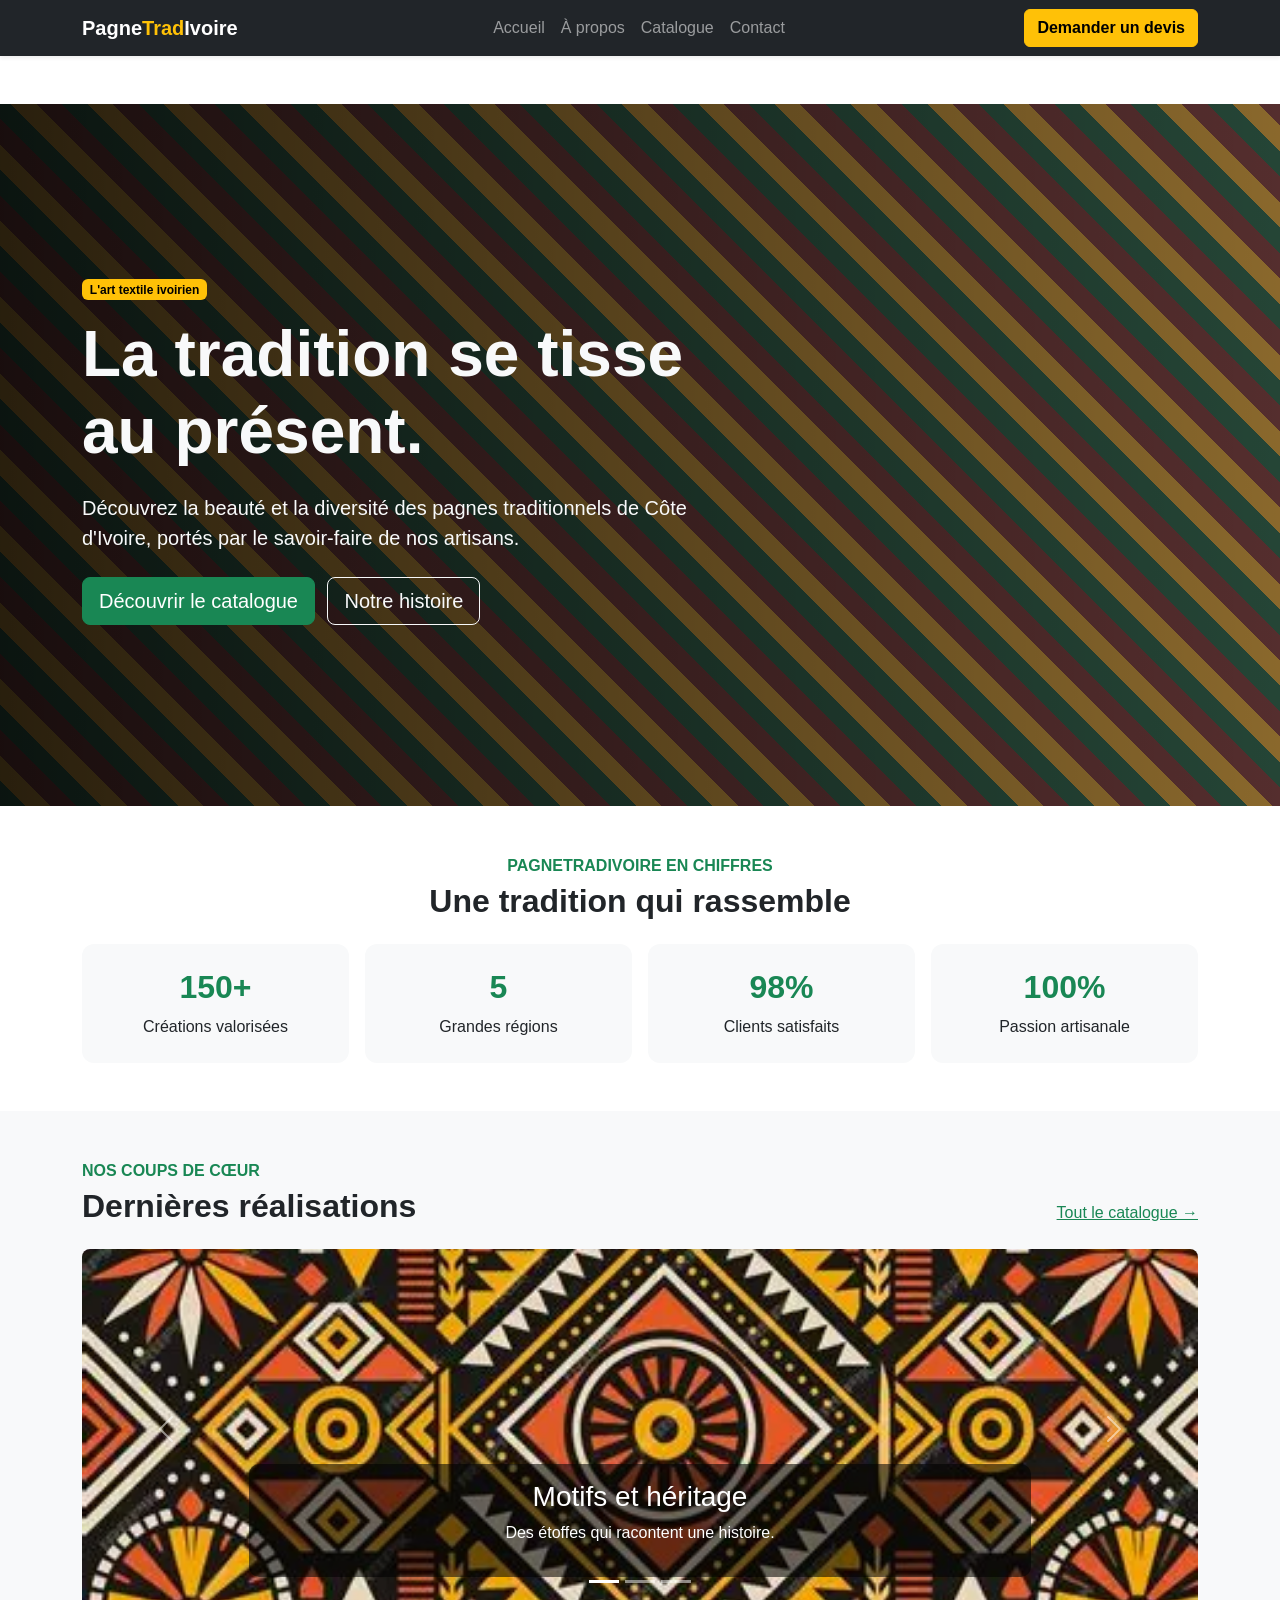
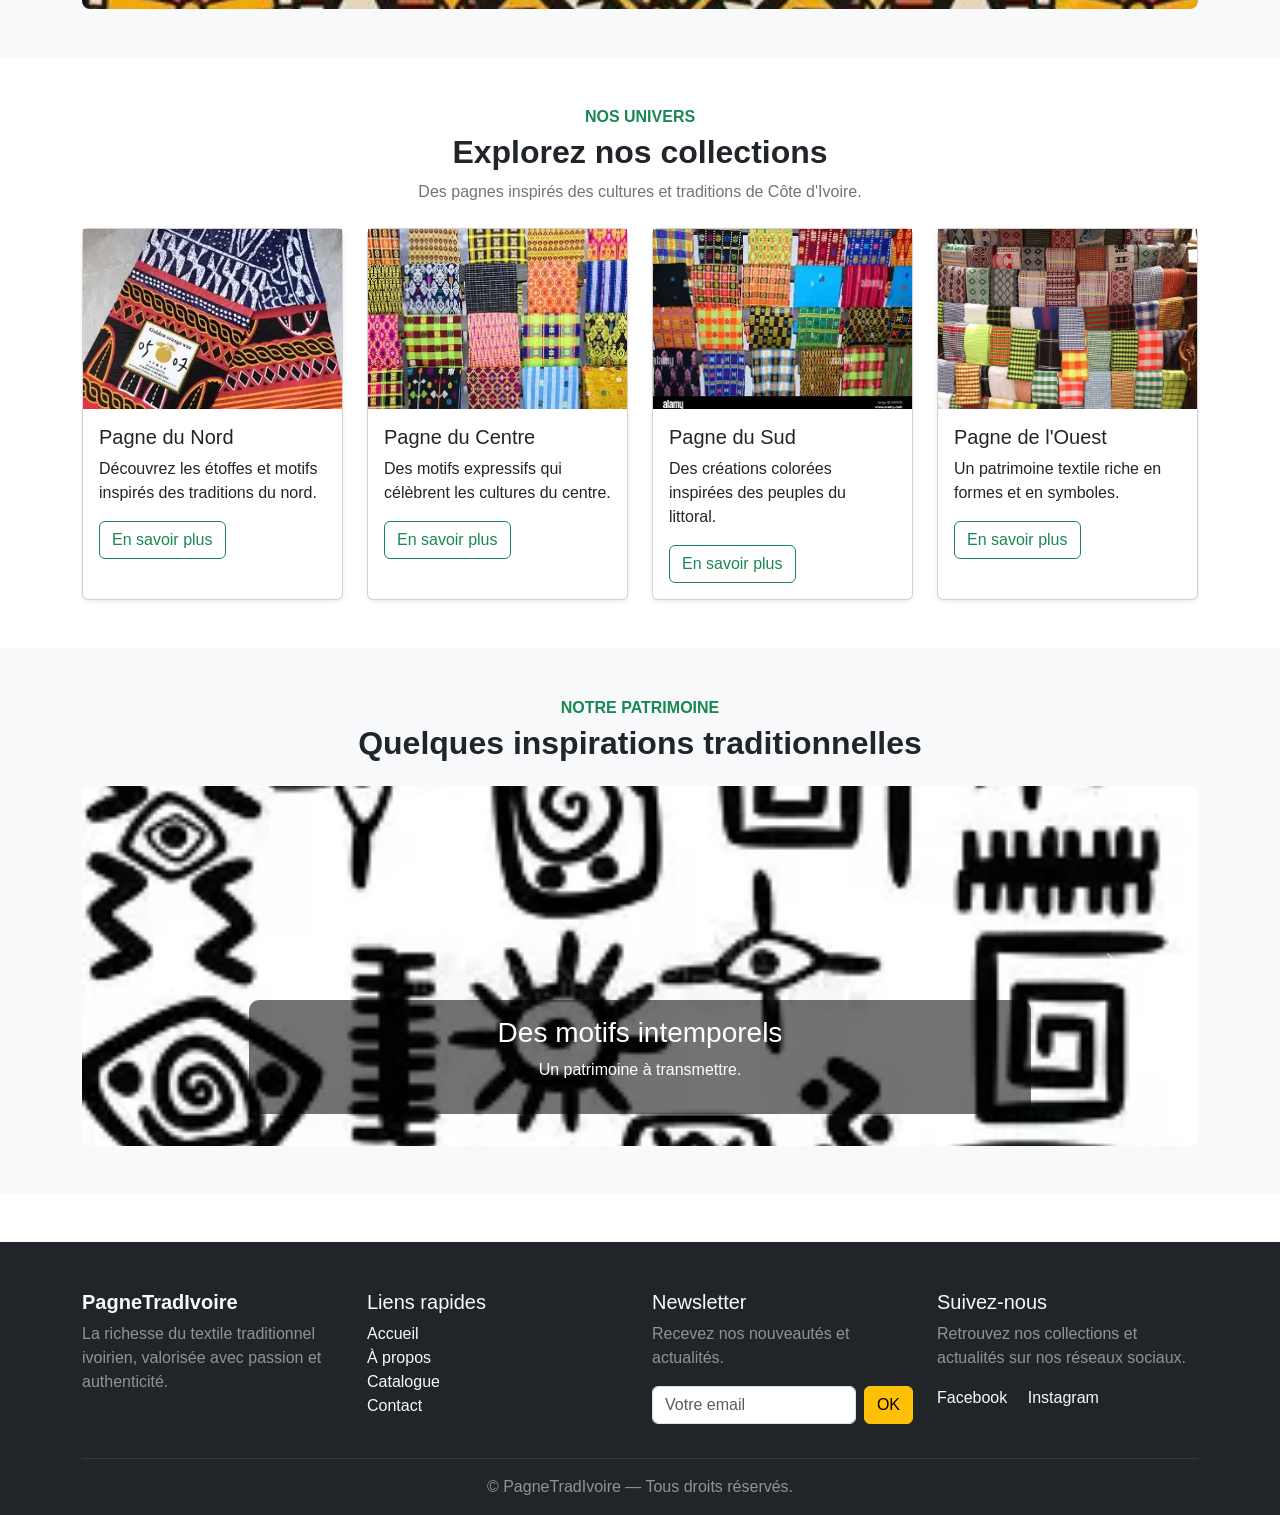
<file: index.html>
<!doctype html>
<html lang="fr">
<head>
  <meta charset="utf-8">
  <meta name="viewport" content="width=device-width, initial-scale=1">
  <meta name="description" content="PagneTradIvoire, valorisation et catalogue de pagnes traditionnels ivoiriens.">
  <title>Accueil | PagneTradIvoire</title>
  <link href="https://cdn.jsdelivr.net/npm/bootstrap@5.3.8/dist/css/bootstrap.min.css" rel="stylesheet">
  <link rel="stylesheet" href="css/style.css">
</head>
<body>

<header>
  <nav class="navbar navbar-expand-lg navbar-dark bg-dark fixed-top shadow-sm">
    <div class="container">
      <a class="navbar-brand fw-bold" href="index.html">Pagne<span class="text-warning">Trad</span>Ivoire</a>
      <button class="navbar-toggler" type="button" data-bs-toggle="collapse" data-bs-target="#mainNavbar"
        aria-controls="mainNavbar" aria-expanded="false" aria-label="Ouvrir le menu">
        <span class="navbar-toggler-icon"></span>
      </button>
      <div class="collapse navbar-collapse" id="mainNavbar">
        <ul class="navbar-nav mx-auto mb-2 mb-lg-0">
          <li class="nav-item"><a class="nav-link" href="index.html">Accueil</a></li>
          <li class="nav-item"><a class="nav-link" href="a-propos.html">À propos</a></li>
          <li class="nav-item"><a class="nav-link" href="services.html">Catalogue</a></li>
          <li class="nav-item"><a class="nav-link" href="contact.html">Contact</a></li>
        </ul>
        <button class="btn btn-warning fw-semibold" data-bs-toggle="modal" data-bs-target="#devisModal">Demander un devis</button>
      </div>
    </div>
  </nav>
</header>
<div class="modal fade" id="devisModal" tabindex="-1" aria-labelledby="devisModalLabel" aria-hidden="true">
  <div class="modal-dialog modal-dialog-centered">
    <div class="modal-content">
      <div class="modal-header">
        <h5 class="modal-title" id="devisModalLabel">Demander un devis</h5>
        <button type="button" class="btn-close" data-bs-dismiss="modal" aria-label="Fermer"></button>
      </div>
      <div class="modal-body">
        <p>Vous avez un projet ou souhaitez commander des pagnes en quantité ? Contactez notre équipe.</p>
        <a class="btn btn-success w-100" href="contact.html">Accéder au formulaire de contact</a>
      </div>
    </div>
  </div>
</div>
<main class="pt-5">
<section class="hero-section d-flex align-items-center text-light">
  <div class="container py-5">
    <div class="row">
      <div class="col-lg-8 col-xl-7">
        <span class="badge text-bg-warning mb-3">L'art textile ivoirien</span>
        <h1 class="display-3 fw-bold">La tradition se tisse au présent.</h1>
        <p class="lead my-4">Découvrez la beauté et la diversité des pagnes traditionnels de Côte d'Ivoire, portés par le savoir-faire de nos artisans.</p>
        <a href="services.html" class="btn btn-success btn-lg me-2 mb-2">Découvrir le catalogue</a>
        <a href="a-propos.html" class="btn btn-outline-light btn-lg mb-2">Notre histoire</a>
      </div>
    </div>
  </div>
</section>

<section class="container py-5">
  <div class="text-center mb-4">
    <p class="text-success fw-semibold mb-1">PAGNETRADIVOIRE EN CHIFFRES</p>
    <h2 class="fw-bold">Une tradition qui rassemble</h2>
  </div>
  <div class="row g-3 text-center">
    <div class="col-6 col-md-3"><div class="stat-card p-4 h-100"><h2 class="text-success fw-bold">150+</h2><p class="mb-0">Créations valorisées</p></div></div>
    <div class="col-6 col-md-3"><div class="stat-card p-4 h-100"><h2 class="text-success fw-bold">5</h2><p class="mb-0">Grandes régions</p></div></div>
    <div class="col-6 col-md-3"><div class="stat-card p-4 h-100"><h2 class="text-success fw-bold">98%</h2><p class="mb-0">Clients satisfaits</p></div></div>
    <div class="col-6 col-md-3"><div class="stat-card p-4 h-100"><h2 class="text-success fw-bold">100%</h2><p class="mb-0">Passion artisanale</p></div></div>
  </div>
</section>

<section class="bg-light py-5">
  <div class="container">
    <div class="d-flex justify-content-between align-items-end flex-wrap gap-2 mb-4">
      <div><p class="text-success fw-semibold mb-1">NOS COUPS DE CŒUR</p><h2 class="fw-bold mb-0">Dernières réalisations</h2></div>
      <a href="services.html" class="link-success">Tout le catalogue →</a>
    </div>
    <div id="latestCarousel" class="carousel slide" data-bs-ride="carousel">
      <div class="carousel-indicators">
        <button type="button" data-bs-target="#latestCarousel" data-bs-slide-to="0" class="active" aria-current="true" aria-label="Diapositive 1"></button>
        <button type="button" data-bs-target="#latestCarousel" data-bs-slide-to="1" aria-label="Diapositive 2"></button>
        <button type="button" data-bs-target="#latestCarousel" data-bs-slide-to="2" aria-label="Diapositive 3"></button>
      </div>
      <div class="carousel-inner rounded-3">
        <div class="carousel-item active"><div class="carousel-art art-one"><div class="carousel-caption"><h3>Motifs et héritage</h3><p>Des étoffes qui racontent une histoire.</p></div></div></div>
        <div class="carousel-item"><div class="carousel-art art-two"><div class="carousel-caption"><h3>Couleurs de nos régions</h3><p>Une diversité de styles et de symboles.</p></div></div></div>
        <div class="carousel-item"><div class="carousel-art art-three"><div class="carousel-caption"><h3>Le savoir-faire artisanal</h3><p>La tradition au cœur de chaque création.</p></div></div></div>
      </div>
      <button class="carousel-control-prev" type="button" data-bs-target="#latestCarousel" data-bs-slide="prev"><span class="carousel-control-prev-icon"></span><span class="visually-hidden">Précédent</span></button>
      <button class="carousel-control-next" type="button" data-bs-target="#latestCarousel" data-bs-slide="next"><span class="carousel-control-next-icon"></span><span class="visually-hidden">Suivant</span></button>
    </div>
  </div>
</section>

<section class="container py-5">
  <div class="text-center mb-4"><p class="text-success fw-semibold mb-1">NOS UNIVERS</p><h2 class="fw-bold">Explorez nos collections</h2><p class="text-secondary">Des pagnes inspirés des cultures et traditions de Côte d'Ivoire.</p></div>
  <div class="row g-4">
    <div class="col-sm-6 col-lg-3"><article class="card h-100 shadow-sm"><div class="pattern-img pattern-north"></div><div class="card-body"><h5 class="card-title">Pagne du Nord</h5><p class="card-text">Découvrez les étoffes et motifs inspirés des traditions du nord.</p><a href="detail-nord.html" class="btn btn-outline-success">En savoir plus</a></div></article></div>
    <div class="col-sm-6 col-lg-3"><article class="card h-100 shadow-sm"><div class="pattern-img pattern-centre"></div><div class="card-body"><h5 class="card-title">Pagne du Centre</h5><p class="card-text">Des motifs expressifs qui célèbrent les cultures du centre.</p><a href="detail-centre.html" class="btn btn-outline-success">En savoir plus</a></div></article></div>
    <div class="col-sm-6 col-lg-3"><article class="card h-100 shadow-sm"><div class="pattern-img pattern-sud"></div><div class="card-body"><h5 class="card-title">Pagne du Sud</h5><p class="card-text">Des créations colorées inspirées des peuples du littoral.</p><a href="detail-sud.html" class="btn btn-outline-success">En savoir plus</a></div></article></div>
    <div class="col-sm-6 col-lg-3"><article class="card h-100 shadow-sm"><div class="pattern-img pattern-ouest"></div><div class="card-body"><h5 class="card-title">Pagne de l'Ouest</h5><p class="card-text">Un patrimoine textile riche en formes et en symboles.</p><a href="detail-ouest.html" class="btn btn-outline-success">En savoir plus</a></div></article></div>
  </div>
</section>

<section class="bg-light py-5">
  <div class="container">
    <div class="text-center mb-4"><p class="text-success fw-semibold mb-1">NOTRE PATRIMOINE</p><h2 class="fw-bold">Quelques inspirations traditionnelles</h2></div>
    <div id="heritageCarousel" class="carousel slide" data-bs-ride="carousel">
      <div class="carousel-inner rounded-3">
        <div class="carousel-item active"><div class="carousel-art art-four"><div class="carousel-caption"><h3>Des motifs intemporels</h3><p>Un patrimoine à transmettre.</p></div></div></div>
        <div class="carousel-item"><div class="carousel-art art-five"><div class="carousel-caption"><h3>Des couleurs vivantes</h3><p>La créativité au service de la tradition.</p></div></div></div>
      </div>
      <button class="carousel-control-prev" type="button" data-bs-target="#heritageCarousel" data-bs-slide="prev"><span class="carousel-control-prev-icon"></span><span class="visually-hidden">Précédent</span></button>
      <button class="carousel-control-next" type="button" data-bs-target="#heritageCarousel" data-bs-slide="next"><span class="carousel-control-next-icon"></span><span class="visually-hidden">Suivant</span></button>
    </div>
  </div>
</section>
</main>
<footer class="bg-dark text-light pt-5 pb-3 mt-5">
  <div class="container">
    <div class="row g-4">
      <section class="col-md-6 col-lg-3">
        <h5 class="fw-bold">PagneTradIvoire</h5>
        <p class="text-white-50">La richesse du textile traditionnel ivoirien, valorisée avec passion et authenticité.</p>
      </section>
      <section class="col-md-6 col-lg-3">
        <h5>Liens rapides</h5>
        <ul class="list-unstyled">
          <li><a class="link-light" href="index.html">Accueil</a></li>
          <li><a class="link-light" href="a-propos.html">À propos</a></li>
          <li><a class="link-light" href="services.html">Catalogue</a></li>
          <li><a class="link-light" href="contact.html">Contact</a></li>
        </ul>
      </section>
      <section class="col-md-6 col-lg-3">
        <h5>Newsletter</h5>
        <p class="text-white-50">Recevez nos nouveautés et actualités.</p>
        <form class="d-flex" onsubmit="event.preventDefault(); alert('Merci pour votre inscription !');">
          <input class="form-control me-2" type="email" placeholder="Votre email" aria-label="Votre email" required>
          <button class="btn btn-warning" type="submit">OK</button>
        </form>
      </section>
      <section class="col-md-6 col-lg-3">
        <h5>Suivez-nous</h5>
        <p class="text-white-50">Retrouvez nos collections et actualités sur nos réseaux sociaux.</p>
        <a class="link-light me-3" href="#" aria-label="Facebook">Facebook</a>
        <a class="link-light" href="#" aria-label="Instagram">Instagram</a>
      </section>
    </div>
    <hr class="border-secondary mt-4">
    <p class="text-center text-white-50 mb-0">&copy; <span class="current-year"></span> PagneTradIvoire — Tous droits réservés.</p>
  </div>
</footer>
<script src="https://cdn.jsdelivr.net/npm/bootstrap@5.3.8/dist/js/bootstrap.bundle.min.js"></script>
<script src="js/main.js"></script>
</body>
</html>
</file>
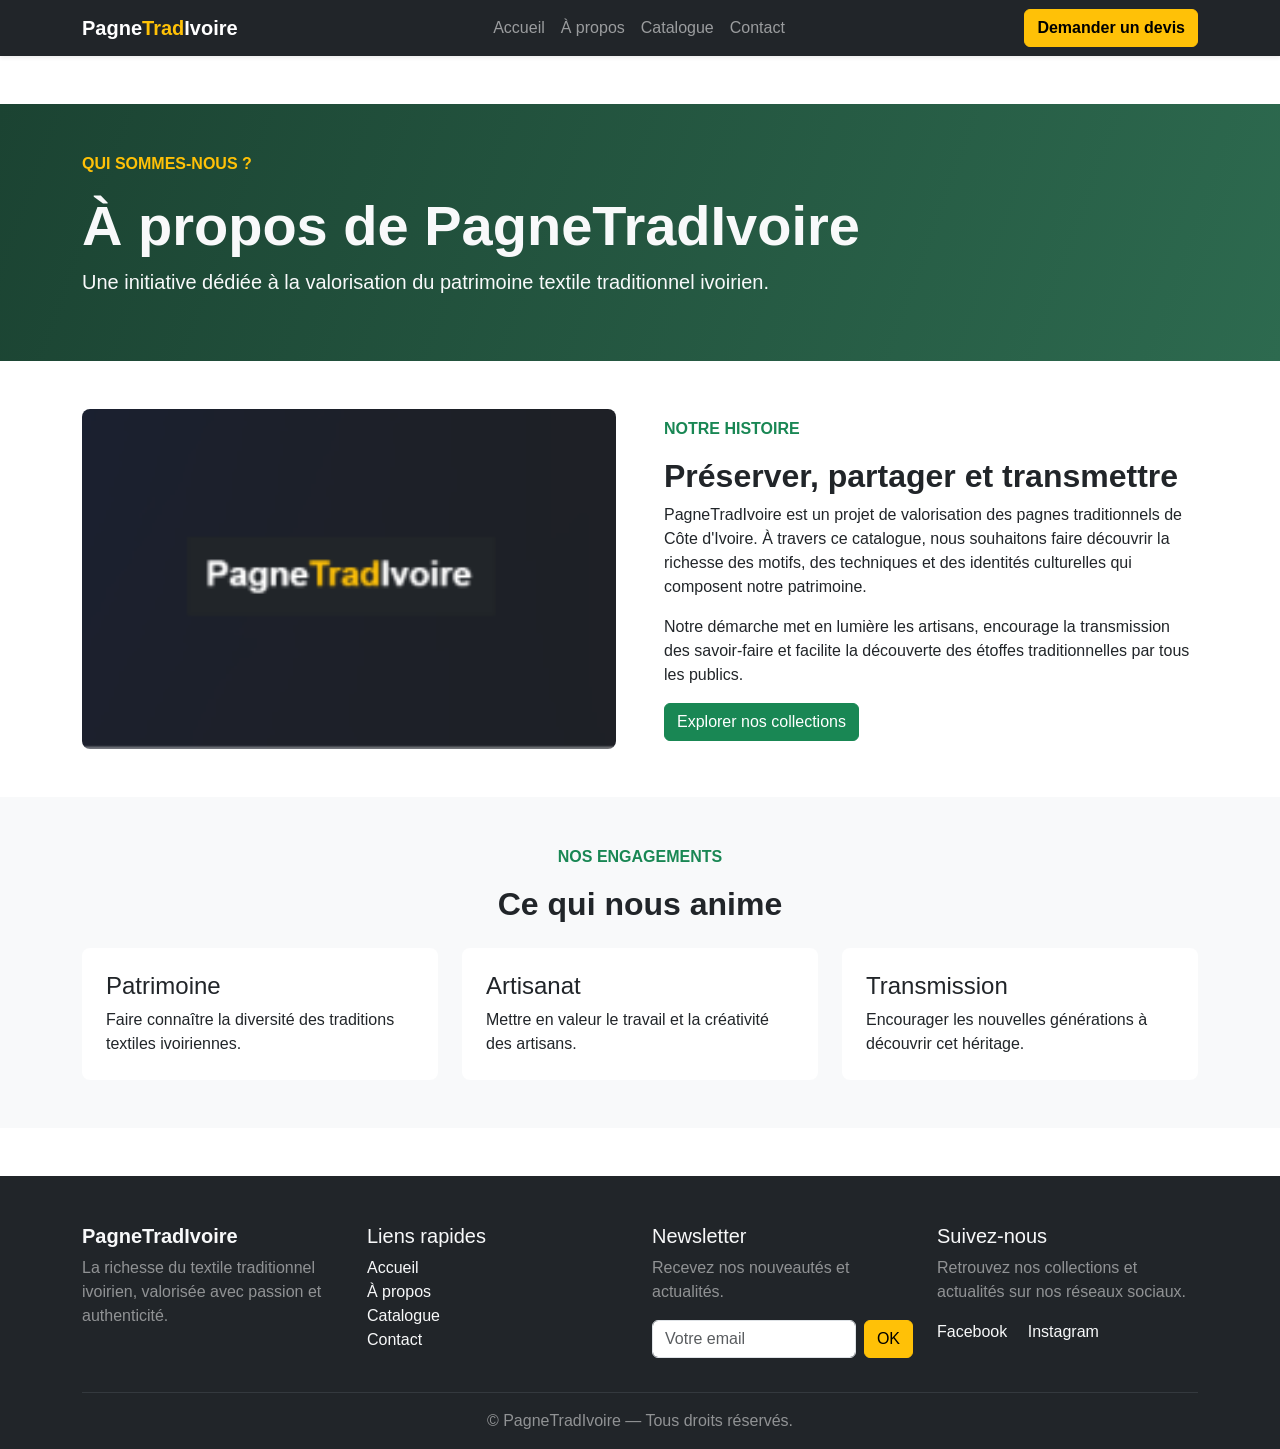
<file: a-propos.html>
<!doctype html>
<html lang="fr">
<head>
  <meta charset="utf-8">
  <meta name="viewport" content="width=device-width, initial-scale=1">
  <meta name="description" content="PagneTradIvoire, valorisation et catalogue de pagnes traditionnels ivoiriens.">
  <title>À propos | PagneTradIvoire</title>
  <link href="https://cdn.jsdelivr.net/npm/bootstrap@5.3.8/dist/css/bootstrap.min.css" rel="stylesheet">
  <link rel="stylesheet" href="css/style.css">
</head>
<body>

<header>
  <nav class="navbar navbar-expand-lg navbar-dark bg-dark fixed-top shadow-sm">
    <div class="container">
      <a class="navbar-brand fw-bold" href="index.html">Pagne<span class="text-warning">Trad</span>Ivoire</a>
      <button class="navbar-toggler" type="button" data-bs-toggle="collapse" data-bs-target="#mainNavbar"
        aria-controls="mainNavbar" aria-expanded="false" aria-label="Ouvrir le menu">
        <span class="navbar-toggler-icon"></span>
      </button>
      <div class="collapse navbar-collapse" id="mainNavbar">
        <ul class="navbar-nav mx-auto mb-2 mb-lg-0">
          <li class="nav-item"><a class="nav-link" href="index.html">Accueil</a></li>
          <li class="nav-item"><a class="nav-link" href="a-propos.html">À propos</a></li>
          <li class="nav-item"><a class="nav-link" href="services.html">Catalogue</a></li>
          <li class="nav-item"><a class="nav-link" href="contact.html">Contact</a></li>
        </ul>
        <button class="btn btn-warning fw-semibold" data-bs-toggle="modal" data-bs-target="#devisModal">Demander un devis</button>
      </div>
    </div>
  </nav>
</header>
<div class="modal fade" id="devisModal" tabindex="-1" aria-labelledby="devisModalLabel" aria-hidden="true">
  <div class="modal-dialog modal-dialog-centered">
    <div class="modal-content">
      <div class="modal-header">
        <h5 class="modal-title" id="devisModalLabel">Demander un devis</h5>
        <button type="button" class="btn-close" data-bs-dismiss="modal" aria-label="Fermer"></button>
      </div>
      <div class="modal-body">
        <p>Vous avez un projet ou souhaitez commander des pagnes en quantité ? Contactez notre équipe.</p>
        <a class="btn btn-success w-100" href="contact.html">Accéder au formulaire de contact</a>
      </div>
    </div>
  </div>
</div>
<main class="pt-5">
<section class="page-banner text-light"><div class="container py-5"><p class="text-warning fw-semibold">QUI SOMMES-NOUS ?</p><h1 class="display-4 fw-bold">À propos de PagneTradIvoire</h1><p class="lead col-lg-8">Une initiative dédiée à la valorisation du patrimoine textile traditionnel ivoirien.</p></div></section>
<section class="container py-5">
 <div class="row g-5 align-items-center">
  <div class="col-lg-6"><div class="about-art rounded-3"></div></div>
  <div class="col-lg-6"><p class="text-success fw-semibold">NOTRE HISTOIRE</p><h2 class="fw-bold">Préserver, partager et transmettre</h2><p>PagneTradIvoire est un projet de valorisation des pagnes traditionnels de Côte d'Ivoire. À travers ce catalogue, nous souhaitons faire découvrir la richesse des motifs, des techniques et des identités culturelles qui composent notre patrimoine.</p><p>Notre démarche met en lumière les artisans, encourage la transmission des savoir-faire et facilite la découverte des étoffes traditionnelles par tous les publics.</p><a href="services.html" class="btn btn-success">Explorer nos collections</a></div>
 </div>
</section>
<section class="bg-light py-5"><div class="container"><div class="text-center mb-4"><p class="text-success fw-semibold">NOS ENGAGEMENTS</p><h2 class="fw-bold">Ce qui nous anime</h2></div><div class="row g-4"><div class="col-md-4"><article class="p-4 bg-white rounded-3 h-100"><h4>Patrimoine</h4><p class="mb-0">Faire connaître la diversité des traditions textiles ivoiriennes.</p></article></div><div class="col-md-4"><article class="p-4 bg-white rounded-3 h-100"><h4>Artisanat</h4><p class="mb-0">Mettre en valeur le travail et la créativité des artisans.</p></article></div><div class="col-md-4"><article class="p-4 bg-white rounded-3 h-100"><h4>Transmission</h4><p class="mb-0">Encourager les nouvelles générations à découvrir cet héritage.</p></article></div></div></div></section>
</main>
<footer class="bg-dark text-light pt-5 pb-3 mt-5">
  <div class="container">
    <div class="row g-4">
      <section class="col-md-6 col-lg-3">
        <h5 class="fw-bold">PagneTradIvoire</h5>
        <p class="text-white-50">La richesse du textile traditionnel ivoirien, valorisée avec passion et authenticité.</p>
      </section>
      <section class="col-md-6 col-lg-3">
        <h5>Liens rapides</h5>
        <ul class="list-unstyled">
          <li><a class="link-light" href="index.html">Accueil</a></li>
          <li><a class="link-light" href="a-propos.html">À propos</a></li>
          <li><a class="link-light" href="services.html">Catalogue</a></li>
          <li><a class="link-light" href="contact.html">Contact</a></li>
        </ul>
      </section>
      <section class="col-md-6 col-lg-3">
        <h5>Newsletter</h5>
        <p class="text-white-50">Recevez nos nouveautés et actualités.</p>
        <form class="d-flex" onsubmit="event.preventDefault(); alert('Merci pour votre inscription !');">
          <input class="form-control me-2" type="email" placeholder="Votre email" aria-label="Votre email" required>
          <button class="btn btn-warning" type="submit">OK</button>
        </form>
      </section>
      <section class="col-md-6 col-lg-3">
        <h5>Suivez-nous</h5>
        <p class="text-white-50">Retrouvez nos collections et actualités sur nos réseaux sociaux.</p>
        <a class="link-light me-3" href="#" aria-label="Facebook">Facebook</a>
        <a class="link-light" href="#" aria-label="Instagram">Instagram</a>
      </section>
    </div>
    <hr class="border-secondary mt-4">
    <p class="text-center text-white-50 mb-0">&copy; <span class="current-year"></span> PagneTradIvoire — Tous droits réservés.</p>
  </div>
</footer>
<script src="https://cdn.jsdelivr.net/npm/bootstrap@5.3.8/dist/js/bootstrap.bundle.min.js"></script>
<script src="js/main.js"></script>
</body>
</html>
</file>
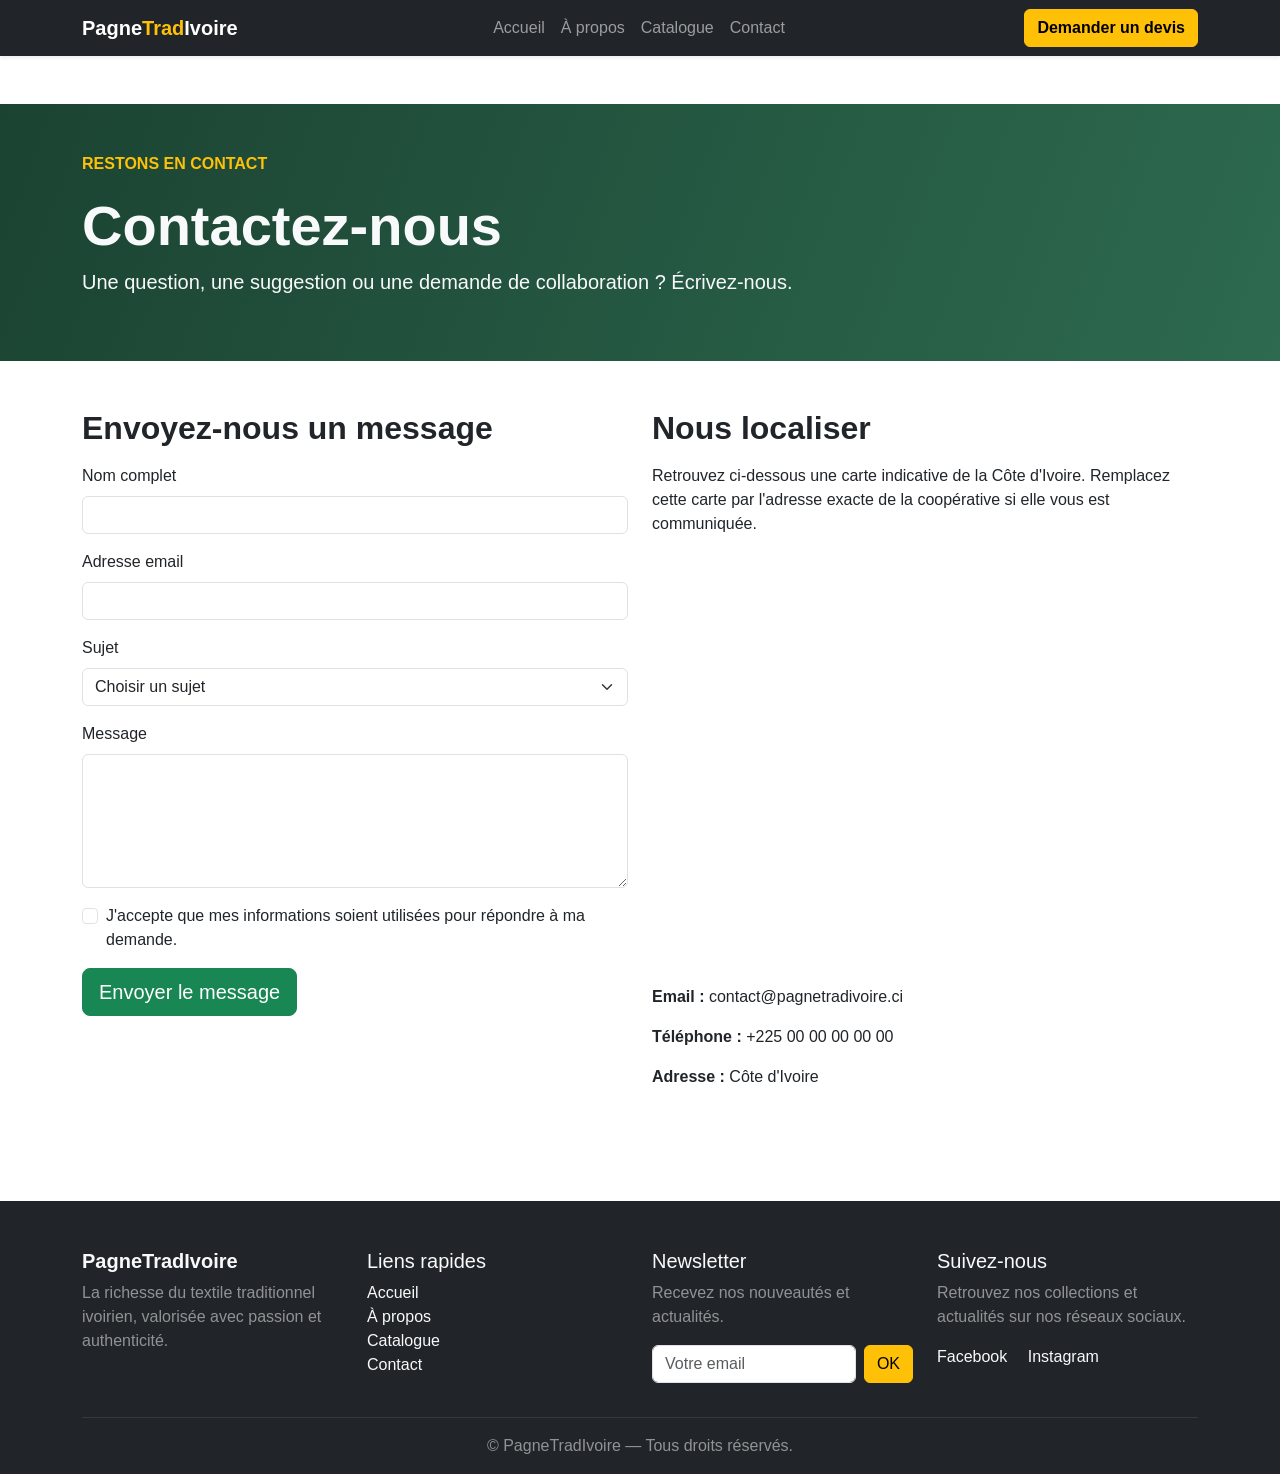
<file: contact.html>
<!doctype html>
<html lang="fr">
<head>
  <meta charset="utf-8">
  <meta name="viewport" content="width=device-width, initial-scale=1">
  <meta name="description" content="PagneTradIvoire, valorisation et catalogue de pagnes traditionnels ivoiriens.">
  <title>Contact | PagneTradIvoire</title>
  <link href="https://cdn.jsdelivr.net/npm/bootstrap@5.3.8/dist/css/bootstrap.min.css" rel="stylesheet">
  <link rel="stylesheet" href="css/style.css">
</head>
<body>

<header>
  <nav class="navbar navbar-expand-lg navbar-dark bg-dark fixed-top shadow-sm">
    <div class="container">
      <a class="navbar-brand fw-bold" href="index.html">Pagne<span class="text-warning">Trad</span>Ivoire</a>
      <button class="navbar-toggler" type="button" data-bs-toggle="collapse" data-bs-target="#mainNavbar"
        aria-controls="mainNavbar" aria-expanded="false" aria-label="Ouvrir le menu">
        <span class="navbar-toggler-icon"></span>
      </button>
      <div class="collapse navbar-collapse" id="mainNavbar">
        <ul class="navbar-nav mx-auto mb-2 mb-lg-0">
          <li class="nav-item"><a class="nav-link" href="index.html">Accueil</a></li>
          <li class="nav-item"><a class="nav-link" href="a-propos.html">À propos</a></li>
          <li class="nav-item"><a class="nav-link" href="services.html">Catalogue</a></li>
          <li class="nav-item"><a class="nav-link" href="contact.html">Contact</a></li>
        </ul>
        <button class="btn btn-warning fw-semibold" data-bs-toggle="modal" data-bs-target="#devisModal">Demander un devis</button>
      </div>
    </div>
  </nav>
</header>
<div class="modal fade" id="devisModal" tabindex="-1" aria-labelledby="devisModalLabel" aria-hidden="true">
  <div class="modal-dialog modal-dialog-centered">
    <div class="modal-content">
      <div class="modal-header">
        <h5 class="modal-title" id="devisModalLabel">Demander un devis</h5>
        <button type="button" class="btn-close" data-bs-dismiss="modal" aria-label="Fermer"></button>
      </div>
      <div class="modal-body">
        <p>Vous avez un projet ou souhaitez commander des pagnes en quantité ? Contactez notre équipe.</p>
        <a class="btn btn-success w-100" href="contact.html">Accéder au formulaire de contact</a>
      </div>
    </div>
  </div>
</div>
<main class="pt-5">
<section class="page-banner text-light"><div class="container py-5"><p class="text-warning fw-semibold">RESTONS EN CONTACT</p><h1 class="display-4 fw-bold">Contactez-nous</h1><p class="lead">Une question, une suggestion ou une demande de collaboration ? Écrivez-nous.</p></div></section>
<section class="container py-5">
 <div class="row g-4">
  <div class="col-lg-6">
   <h2 class="fw-bold mb-3">Envoyez-nous un message</h2>
   <form id="contactForm" class="needs-validation" novalidate>
    <div class="mb-3"><label for="nom" class="form-label">Nom complet</label><input type="text" class="form-control" id="nom" name="nom" required minlength="2"><div class="invalid-feedback">Veuillez saisir votre nom (2 caractères minimum).</div></div>
    <div class="mb-3"><label for="email" class="form-label">Adresse email</label><input type="email" class="form-control" id="email" name="email" required><div class="invalid-feedback">Veuillez saisir une adresse email valide.</div></div>
    <div class="mb-3"><label for="sujet" class="form-label">Sujet</label><select class="form-select" id="sujet" name="sujet" required><option value="" selected disabled>Choisir un sujet</option><option>Demande d'information</option><option>Commande / Devis</option><option>Partenariat</option><option>Autre</option></select><div class="invalid-feedback">Veuillez choisir un sujet.</div></div>
    <div class="mb-3"><label for="message" class="form-label">Message</label><textarea class="form-control" id="message" name="message" rows="5" required minlength="10"></textarea><div class="invalid-feedback">Votre message doit contenir au moins 10 caractères.</div></div>
    <div class="form-check mb-3"><input class="form-check-input" type="checkbox" value="oui" id="rgpd" required><label class="form-check-label" for="rgpd">J'accepte que mes informations soient utilisées pour répondre à ma demande.</label><div class="invalid-feedback">Votre accord est nécessaire.</div></div>
    <button class="btn btn-success btn-lg" type="submit">Envoyer le message</button>
    <div id="formFeedback" class="mt-3" aria-live="polite"></div>
   </form>
  </div>
  <div class="col-lg-6">
   <h2 class="fw-bold mb-3">Nous localiser</h2>
   <p>Retrouvez ci-dessous une carte indicative de la Côte d'Ivoire. Remplacez cette carte par l'adresse exacte de la coopérative si elle vous est communiquée.</p>
   <div class="ratio ratio-4x3 rounded-3 overflow-hidden"><iframe title="Carte de la Côte d'Ivoire" src="https://www.google.com/maps?q=C%C3%B4te%20d%27Ivoire&output=embed" loading="lazy" referrerpolicy="no-referrer-when-downgrade" allowfullscreen></iframe></div>
   <div class="mt-4"><p><strong>Email :</strong> contact@pagnetradivoire.ci</p><p><strong>Téléphone :</strong> +225 00 00 00 00 00 </p><p><strong>Adresse :</strong> Côte d'Ivoire </p></div>
  </div>
 </div>
</section>
</main>
<footer class="bg-dark text-light pt-5 pb-3 mt-5">
  <div class="container">
    <div class="row g-4">
      <section class="col-md-6 col-lg-3">
        <h5 class="fw-bold">PagneTradIvoire</h5>
        <p class="text-white-50">La richesse du textile traditionnel ivoirien, valorisée avec passion et authenticité.</p>
      </section>
      <section class="col-md-6 col-lg-3">
        <h5>Liens rapides</h5>
        <ul class="list-unstyled">
          <li><a class="link-light" href="index.html">Accueil</a></li>
          <li><a class="link-light" href="a-propos.html">À propos</a></li>
          <li><a class="link-light" href="services.html">Catalogue</a></li>
          <li><a class="link-light" href="contact.html">Contact</a></li>
        </ul>
      </section>
      <section class="col-md-6 col-lg-3">
        <h5>Newsletter</h5>
        <p class="text-white-50">Recevez nos nouveautés et actualités.</p>
        <form class="d-flex" onsubmit="event.preventDefault(); alert('Merci pour votre inscription !');">
          <input class="form-control me-2" type="email" placeholder="Votre email" aria-label="Votre email" required>
          <button class="btn btn-warning" type="submit">OK</button>
        </form>
      </section>
      <section class="col-md-6 col-lg-3">
        <h5>Suivez-nous</h5>
        <p class="text-white-50">Retrouvez nos collections et actualités sur nos réseaux sociaux.</p>
        <a class="link-light me-3" href="#" aria-label="Facebook">Facebook</a>
        <a class="link-light" href="#" aria-label="Instagram">Instagram</a>
      </section>
    </div>
    <hr class="border-secondary mt-4">
    <p class="text-center text-white-50 mb-0">&copy; <span class="current-year"></span> PagneTradIvoire — Tous droits réservés.</p>
  </div>
</footer>
<script src="https://cdn.jsdelivr.net/npm/bootstrap@5.3.8/dist/js/bootstrap.bundle.min.js"></script>
<script src="js/main.js"></script>
</body>
</html>
</file>
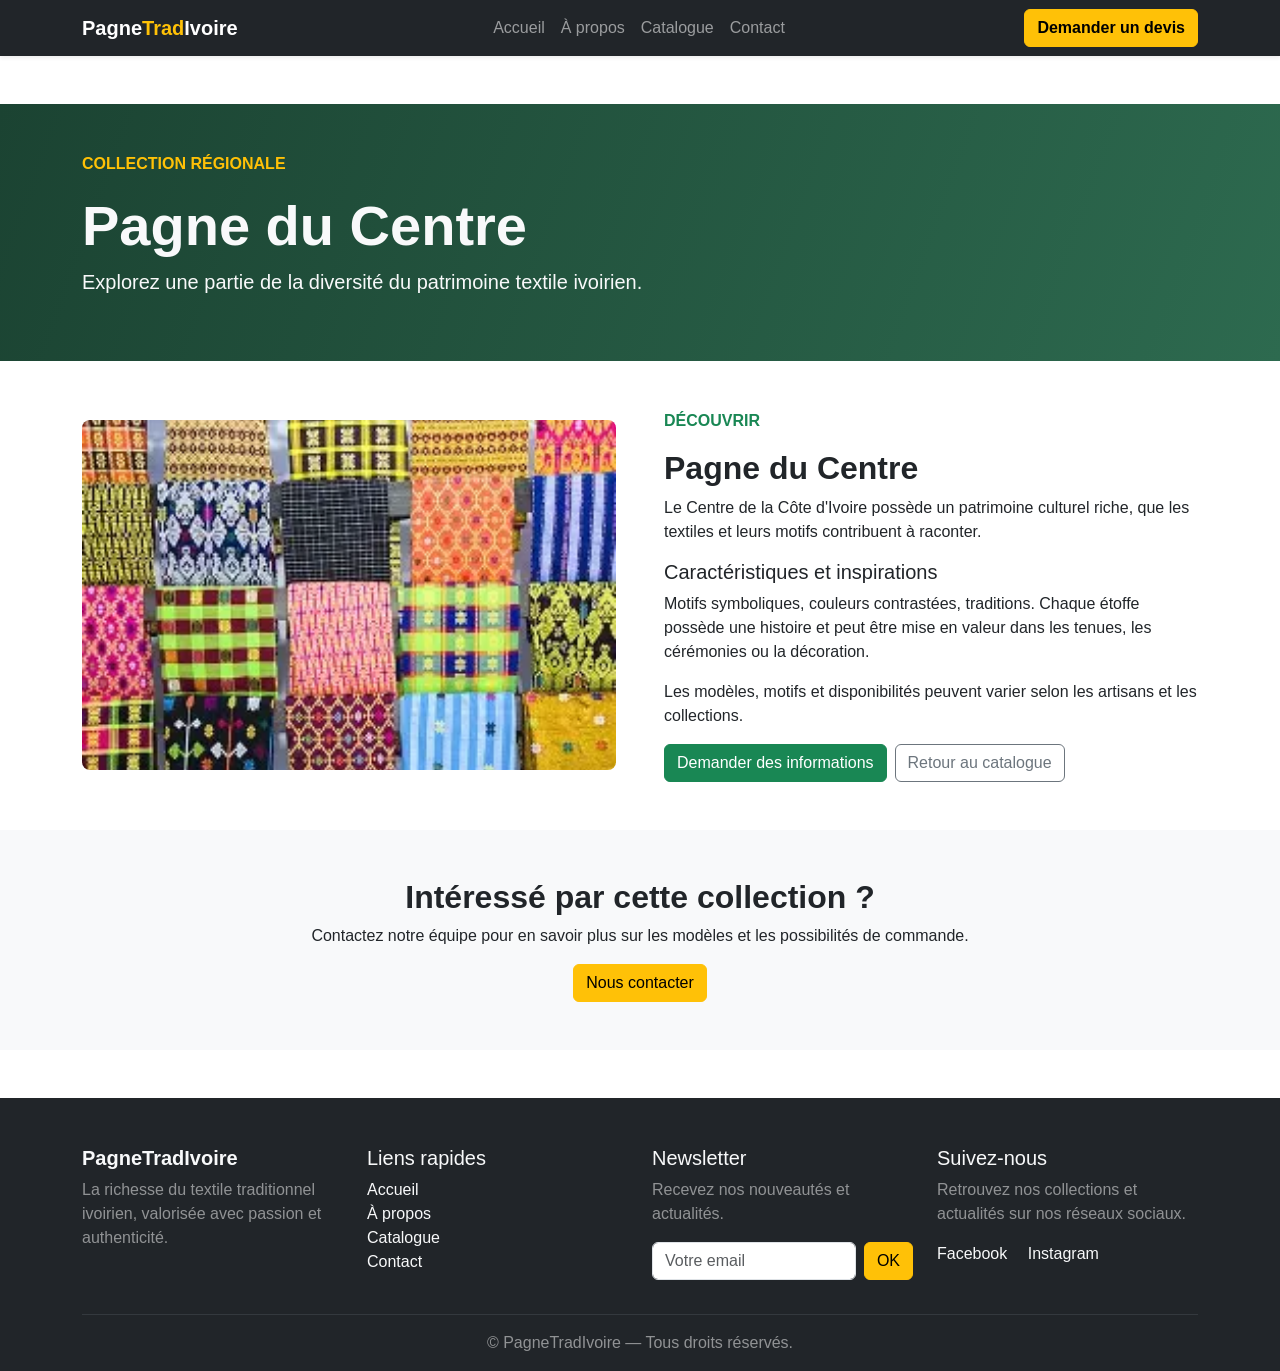
<file: detail-centre.html>
<!doctype html>
<html lang="fr">
<head>
  <meta charset="utf-8">
  <meta name="viewport" content="width=device-width, initial-scale=1">
  <meta name="description" content="PagneTradIvoire, valorisation et catalogue de pagnes traditionnels ivoiriens.">
  <title>Pagne du Centre | PagneTradIvoire</title>
  <link href="https://cdn.jsdelivr.net/npm/bootstrap@5.3.8/dist/css/bootstrap.min.css" rel="stylesheet">
  <link rel="stylesheet" href="css/style.css">
</head>
<body>

<header>
  <nav class="navbar navbar-expand-lg navbar-dark bg-dark fixed-top shadow-sm">
    <div class="container">
      <a class="navbar-brand fw-bold" href="index.html">Pagne<span class="text-warning">Trad</span>Ivoire</a>
      <button class="navbar-toggler" type="button" data-bs-toggle="collapse" data-bs-target="#mainNavbar"
        aria-controls="mainNavbar" aria-expanded="false" aria-label="Ouvrir le menu">
        <span class="navbar-toggler-icon"></span>
      </button>
      <div class="collapse navbar-collapse" id="mainNavbar">
        <ul class="navbar-nav mx-auto mb-2 mb-lg-0">
          <li class="nav-item"><a class="nav-link" href="index.html">Accueil</a></li>
          <li class="nav-item"><a class="nav-link" href="a-propos.html">À propos</a></li>
          <li class="nav-item"><a class="nav-link" href="services.html">Catalogue</a></li>
          <li class="nav-item"><a class="nav-link" href="contact.html">Contact</a></li>
        </ul>
        <button class="btn btn-warning fw-semibold" data-bs-toggle="modal" data-bs-target="#devisModal">Demander un devis</button>
      </div>
    </div>
  </nav>
</header>
<div class="modal fade" id="devisModal" tabindex="-1" aria-labelledby="devisModalLabel" aria-hidden="true">
  <div class="modal-dialog modal-dialog-centered">
    <div class="modal-content">
      <div class="modal-header">
        <h5 class="modal-title" id="devisModalLabel">Demander un devis</h5>
        <button type="button" class="btn-close" data-bs-dismiss="modal" aria-label="Fermer"></button>
      </div>
      <div class="modal-body">
        <p>Vous avez un projet ou souhaitez commander des pagnes en quantité ? Contactez notre équipe.</p>
        <a class="btn btn-success w-100" href="contact.html">Accéder au formulaire de contact</a>
      </div>
    </div>
  </div>
</div>
<main class="pt-5">
<section class="page-banner text-light"><div class="container py-5"><p class="text-warning fw-semibold">COLLECTION RÉGIONALE</p><h1 class="display-4 fw-bold">Pagne du Centre</h1><p class="lead col-lg-8">Explorez une partie de la diversité du patrimoine textile ivoirien.</p></div></section>
<section class="container py-5"><div class="row g-5 align-items-center"><div class="col-lg-6"><div class="pattern-img pattern-centre detail-art rounded-3"></div></div><div class="col-lg-6"><p class="text-success fw-semibold">DÉCOUVRIR</p><h2 class="fw-bold">Pagne du Centre</h2><p>Le Centre de la Côte d'Ivoire possède un patrimoine culturel riche, que les textiles et leurs motifs contribuent à raconter.</p><h5>Caractéristiques et inspirations</h5><p>Motifs symboliques, couleurs contrastées, traditions. Chaque étoffe possède une histoire et peut être mise en valeur dans les tenues, les cérémonies ou la décoration.</p><p>Les modèles, motifs et disponibilités peuvent varier selon les artisans et les collections.</p><a href="contact.html" class="btn btn-success me-2">Demander des informations</a><a href="services.html" class="btn btn-outline-secondary">Retour au catalogue</a></div></div></section>
<section class="bg-light py-5"><div class="container text-center"><h2 class="fw-bold">Intéressé par cette collection ?</h2><p>Contactez notre équipe pour en savoir plus sur les modèles et les possibilités de commande.</p><a href="contact.html" class="btn btn-warning">Nous contacter</a></div></section>
</main>
<footer class="bg-dark text-light pt-5 pb-3 mt-5">
  <div class="container">
    <div class="row g-4">
      <section class="col-md-6 col-lg-3">
        <h5 class="fw-bold">PagneTradIvoire</h5>
        <p class="text-white-50">La richesse du textile traditionnel ivoirien, valorisée avec passion et authenticité.</p>
      </section>
      <section class="col-md-6 col-lg-3">
        <h5>Liens rapides</h5>
        <ul class="list-unstyled">
          <li><a class="link-light" href="index.html">Accueil</a></li>
          <li><a class="link-light" href="a-propos.html">À propos</a></li>
          <li><a class="link-light" href="services.html">Catalogue</a></li>
          <li><a class="link-light" href="contact.html">Contact</a></li>
        </ul>
      </section>
      <section class="col-md-6 col-lg-3">
        <h5>Newsletter</h5>
        <p class="text-white-50">Recevez nos nouveautés et actualités.</p>
        <form class="d-flex" onsubmit="event.preventDefault(); alert('Merci pour votre inscription !');">
          <input class="form-control me-2" type="email" placeholder="Votre email" aria-label="Votre email" required>
          <button class="btn btn-warning" type="submit">OK</button>
        </form>
      </section>
      <section class="col-md-6 col-lg-3">
        <h5>Suivez-nous</h5>
        <p class="text-white-50">Retrouvez nos collections et actualités sur nos réseaux sociaux.</p>
        <a class="link-light me-3" href="#" aria-label="Facebook">Facebook</a>
        <a class="link-light" href="#" aria-label="Instagram">Instagram</a>
      </section>
    </div>
    <hr class="border-secondary mt-4">
    <p class="text-center text-white-50 mb-0">&copy; <span class="current-year"></span> PagneTradIvoire — Tous droits réservés.</p>
  </div>
</footer>
<script src="https://cdn.jsdelivr.net/npm/bootstrap@5.3.8/dist/js/bootstrap.bundle.min.js"></script>
<script src="js/main.js"></script>
</body>
</html>
</file>
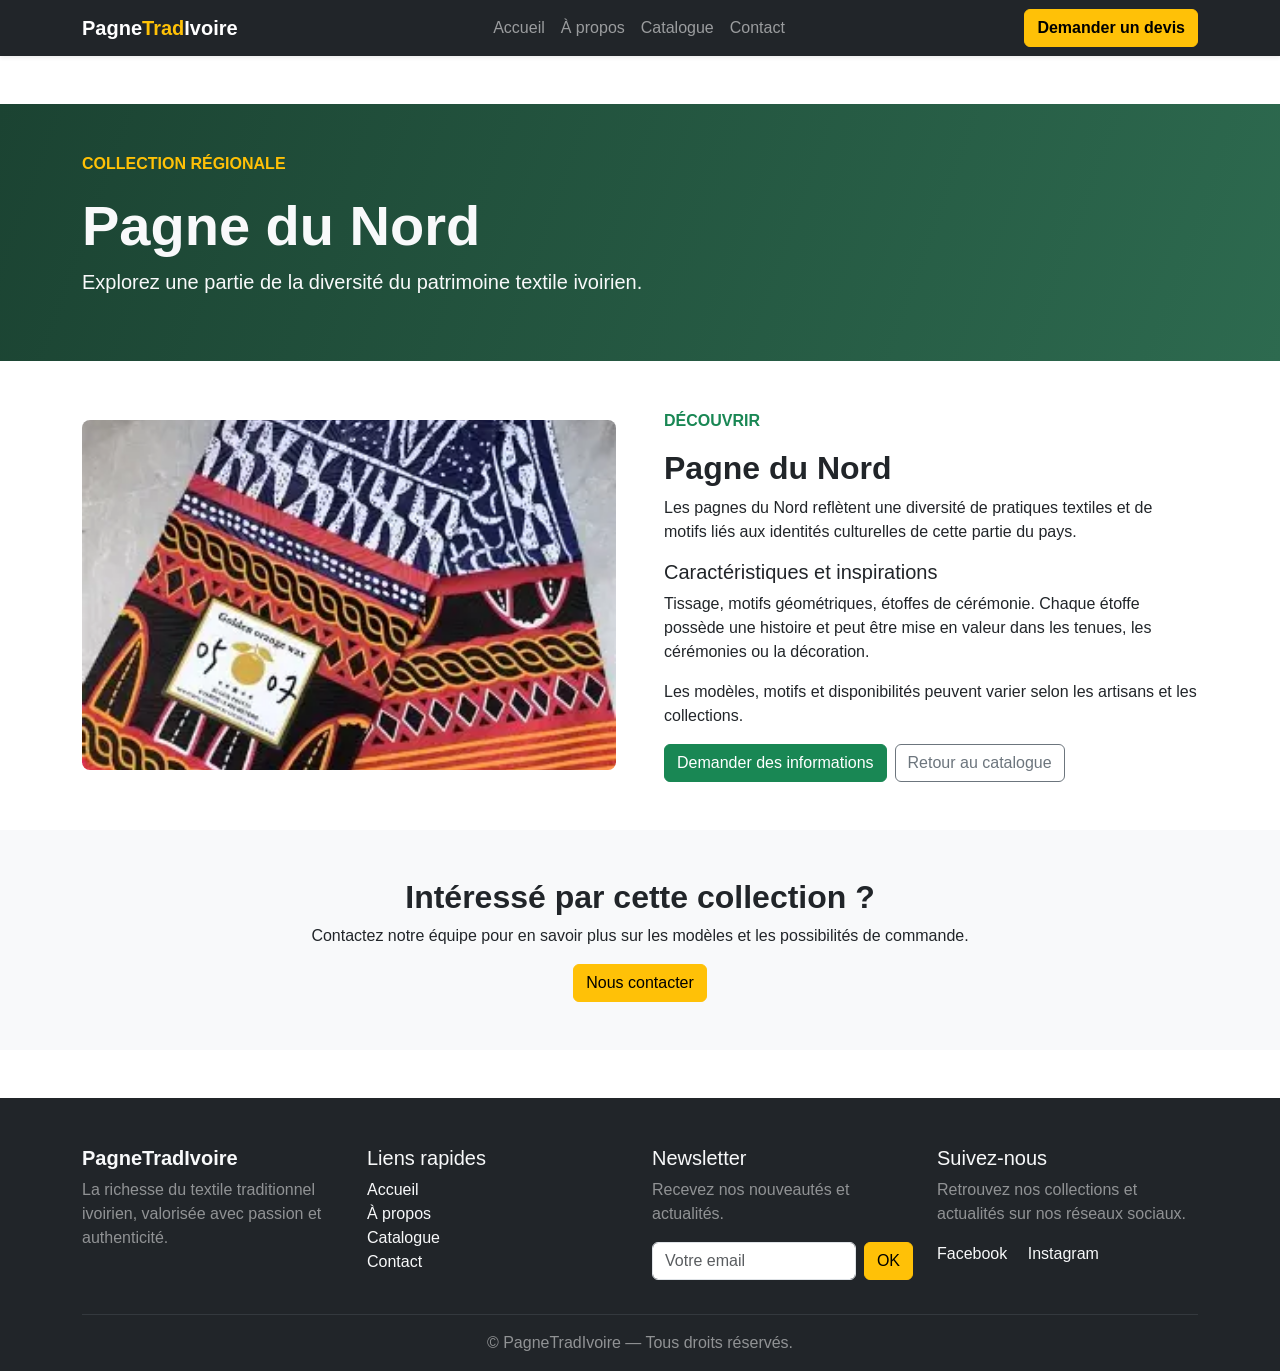
<file: detail-nord.html>
<!doctype html>
<html lang="fr">
<head>
  <meta charset="utf-8">
  <meta name="viewport" content="width=device-width, initial-scale=1">
  <meta name="description" content="PagneTradIvoire, valorisation et catalogue de pagnes traditionnels ivoiriens.">
  <title>Pagne du Nord | PagneTradIvoire</title>
  <link href="https://cdn.jsdelivr.net/npm/bootstrap@5.3.8/dist/css/bootstrap.min.css" rel="stylesheet">
  <link rel="stylesheet" href="css/style.css">
</head>
<body>

<header>
  <nav class="navbar navbar-expand-lg navbar-dark bg-dark fixed-top shadow-sm">
    <div class="container">
      <a class="navbar-brand fw-bold" href="index.html">Pagne<span class="text-warning">Trad</span>Ivoire</a>
      <button class="navbar-toggler" type="button" data-bs-toggle="collapse" data-bs-target="#mainNavbar"
        aria-controls="mainNavbar" aria-expanded="false" aria-label="Ouvrir le menu">
        <span class="navbar-toggler-icon"></span>
      </button>
      <div class="collapse navbar-collapse" id="mainNavbar">
        <ul class="navbar-nav mx-auto mb-2 mb-lg-0">
          <li class="nav-item"><a class="nav-link" href="index.html">Accueil</a></li>
          <li class="nav-item"><a class="nav-link" href="a-propos.html">À propos</a></li>
          <li class="nav-item"><a class="nav-link" href="services.html">Catalogue</a></li>
          <li class="nav-item"><a class="nav-link" href="contact.html">Contact</a></li>
        </ul>
        <button class="btn btn-warning fw-semibold" data-bs-toggle="modal" data-bs-target="#devisModal">Demander un devis</button>
      </div>
    </div>
  </nav>
</header>
<div class="modal fade" id="devisModal" tabindex="-1" aria-labelledby="devisModalLabel" aria-hidden="true">
  <div class="modal-dialog modal-dialog-centered">
    <div class="modal-content">
      <div class="modal-header">
        <h5 class="modal-title" id="devisModalLabel">Demander un devis</h5>
        <button type="button" class="btn-close" data-bs-dismiss="modal" aria-label="Fermer"></button>
      </div>
      <div class="modal-body">
        <p>Vous avez un projet ou souhaitez commander des pagnes en quantité ? Contactez notre équipe.</p>
        <a class="btn btn-success w-100" href="contact.html">Accéder au formulaire de contact</a>
      </div>
    </div>
  </div>
</div>
<main class="pt-5">
<section class="page-banner text-light"><div class="container py-5"><p class="text-warning fw-semibold">COLLECTION RÉGIONALE</p><h1 class="display-4 fw-bold">Pagne du Nord</h1><p class="lead col-lg-8">Explorez une partie de la diversité du patrimoine textile ivoirien.</p></div></section>
<section class="container py-5"><div class="row g-5 align-items-center"><div class="col-lg-6"><div class="pattern-img pattern-north detail-art rounded-3"></div></div><div class="col-lg-6"><p class="text-success fw-semibold">DÉCOUVRIR</p><h2 class="fw-bold">Pagne du Nord</h2><p>Les pagnes du Nord reflètent une diversité de pratiques textiles et de motifs liés aux identités culturelles de cette partie du pays.</p><h5>Caractéristiques et inspirations</h5><p>Tissage, motifs géométriques, étoffes de cérémonie. Chaque étoffe possède une histoire et peut être mise en valeur dans les tenues, les cérémonies ou la décoration.</p><p>Les modèles, motifs et disponibilités peuvent varier selon les artisans et les collections.</p><a href="contact.html" class="btn btn-success me-2">Demander des informations</a><a href="services.html" class="btn btn-outline-secondary">Retour au catalogue</a></div></div></section>
<section class="bg-light py-5"><div class="container text-center"><h2 class="fw-bold">Intéressé par cette collection ?</h2><p>Contactez notre équipe pour en savoir plus sur les modèles et les possibilités de commande.</p><a href="contact.html" class="btn btn-warning">Nous contacter</a></div></section>
</main>
<footer class="bg-dark text-light pt-5 pb-3 mt-5">
  <div class="container">
    <div class="row g-4">
      <section class="col-md-6 col-lg-3">
        <h5 class="fw-bold">PagneTradIvoire</h5>
        <p class="text-white-50">La richesse du textile traditionnel ivoirien, valorisée avec passion et authenticité.</p>
      </section>
      <section class="col-md-6 col-lg-3">
        <h5>Liens rapides</h5>
        <ul class="list-unstyled">
          <li><a class="link-light" href="index.html">Accueil</a></li>
          <li><a class="link-light" href="a-propos.html">À propos</a></li>
          <li><a class="link-light" href="services.html">Catalogue</a></li>
          <li><a class="link-light" href="contact.html">Contact</a></li>
        </ul>
      </section>
      <section class="col-md-6 col-lg-3">
        <h5>Newsletter</h5>
        <p class="text-white-50">Recevez nos nouveautés et actualités.</p>
        <form class="d-flex" onsubmit="event.preventDefault(); alert('Merci pour votre inscription !');">
          <input class="form-control me-2" type="email" placeholder="Votre email" aria-label="Votre email" required>
          <button class="btn btn-warning" type="submit">OK</button>
        </form>
      </section>
      <section class="col-md-6 col-lg-3">
        <h5>Suivez-nous</h5>
        <p class="text-white-50">Retrouvez nos collections et actualités sur nos réseaux sociaux.</p>
        <a class="link-light me-3" href="#" aria-label="Facebook">Facebook</a>
        <a class="link-light" href="#" aria-label="Instagram">Instagram</a>
      </section>
    </div>
    <hr class="border-secondary mt-4">
    <p class="text-center text-white-50 mb-0">&copy; <span class="current-year"></span> PagneTradIvoire — Tous droits réservés.</p>
  </div>
</footer>
<script src="https://cdn.jsdelivr.net/npm/bootstrap@5.3.8/dist/js/bootstrap.bundle.min.js"></script>
<script src="js/main.js"></script>
</body>
</html>
</file>
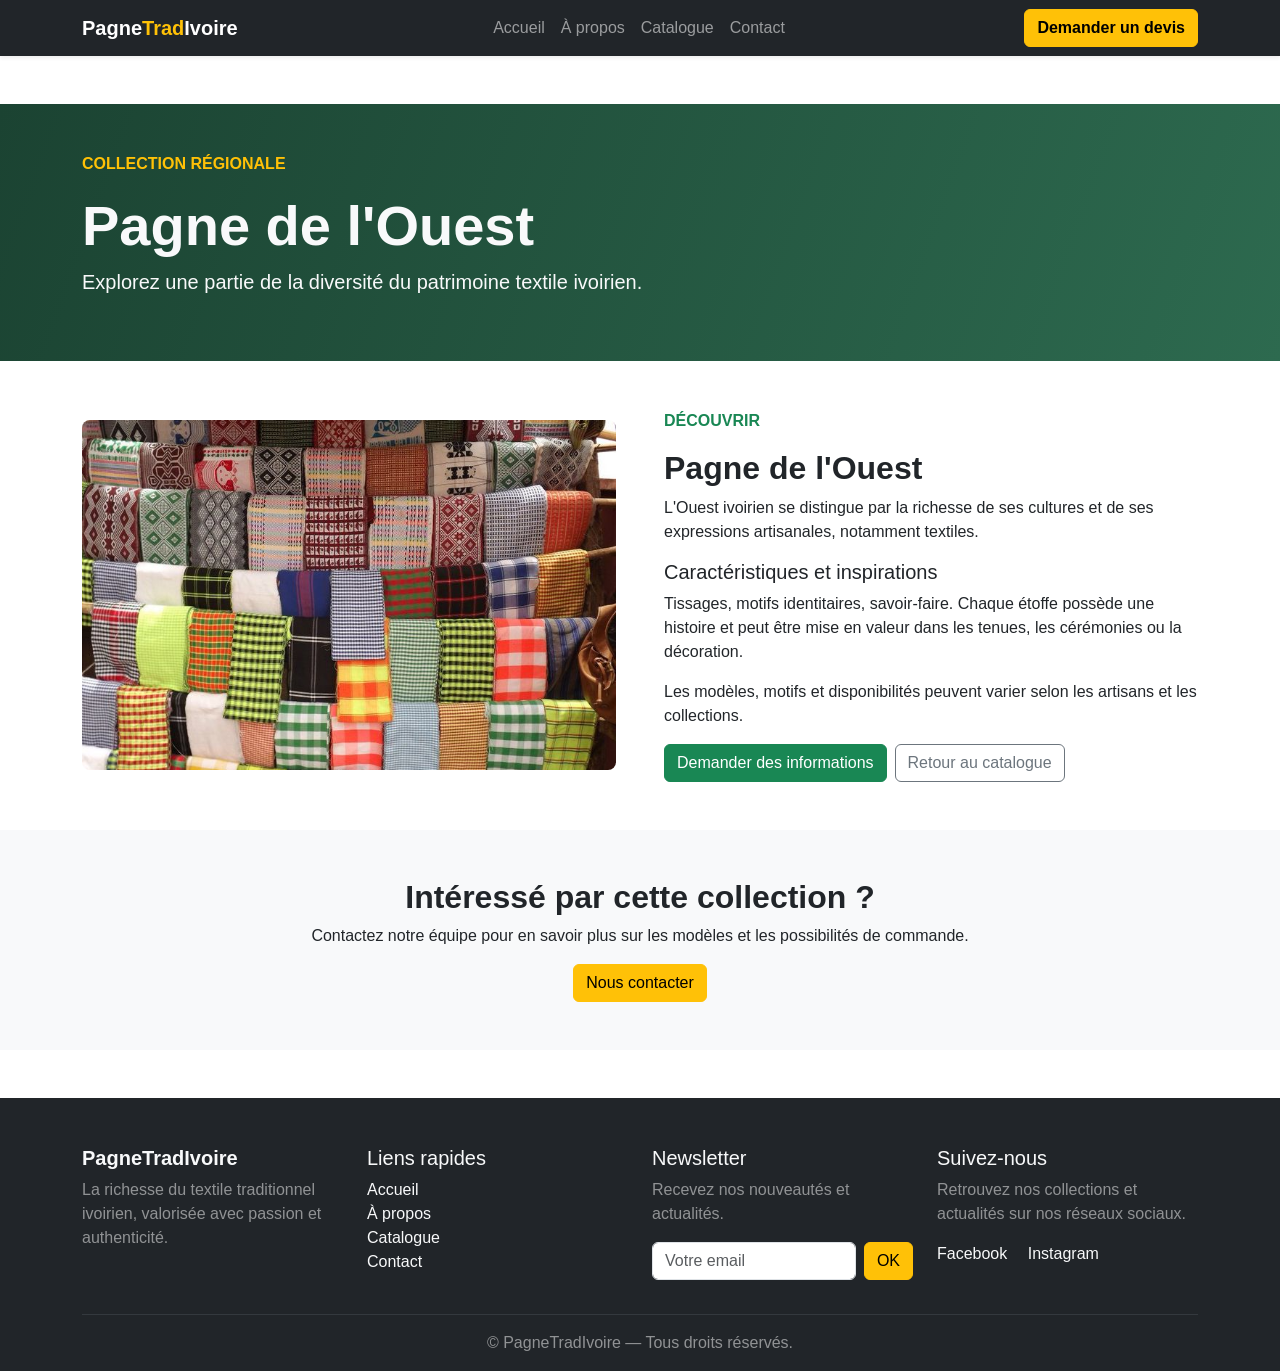
<file: detail-ouest.html>
<!doctype html>
<html lang="fr">
<head>
  <meta charset="utf-8">
  <meta name="viewport" content="width=device-width, initial-scale=1">
  <meta name="description" content="PagneTradIvoire, valorisation et catalogue de pagnes traditionnels ivoiriens.">
  <title>Pagne de l'Ouest | PagneTradIvoire</title>
  <link href="https://cdn.jsdelivr.net/npm/bootstrap@5.3.8/dist/css/bootstrap.min.css" rel="stylesheet">
  <link rel="stylesheet" href="css/style.css">
</head>
<body>

<header>
  <nav class="navbar navbar-expand-lg navbar-dark bg-dark fixed-top shadow-sm">
    <div class="container">
      <a class="navbar-brand fw-bold" href="index.html">Pagne<span class="text-warning">Trad</span>Ivoire</a>
      <button class="navbar-toggler" type="button" data-bs-toggle="collapse" data-bs-target="#mainNavbar"
        aria-controls="mainNavbar" aria-expanded="false" aria-label="Ouvrir le menu">
        <span class="navbar-toggler-icon"></span>
      </button>
      <div class="collapse navbar-collapse" id="mainNavbar">
        <ul class="navbar-nav mx-auto mb-2 mb-lg-0">
          <li class="nav-item"><a class="nav-link" href="index.html">Accueil</a></li>
          <li class="nav-item"><a class="nav-link" href="a-propos.html">À propos</a></li>
          <li class="nav-item"><a class="nav-link" href="services.html">Catalogue</a></li>
          <li class="nav-item"><a class="nav-link" href="contact.html">Contact</a></li>
        </ul>
        <button class="btn btn-warning fw-semibold" data-bs-toggle="modal" data-bs-target="#devisModal">Demander un devis</button>
      </div>
    </div>
  </nav>
</header>
<div class="modal fade" id="devisModal" tabindex="-1" aria-labelledby="devisModalLabel" aria-hidden="true">
  <div class="modal-dialog modal-dialog-centered">
    <div class="modal-content">
      <div class="modal-header">
        <h5 class="modal-title" id="devisModalLabel">Demander un devis</h5>
        <button type="button" class="btn-close" data-bs-dismiss="modal" aria-label="Fermer"></button>
      </div>
      <div class="modal-body">
        <p>Vous avez un projet ou souhaitez commander des pagnes en quantité ? Contactez notre équipe.</p>
        <a class="btn btn-success w-100" href="contact.html">Accéder au formulaire de contact</a>
      </div>
    </div>
  </div>
</div>
<main class="pt-5">
<section class="page-banner text-light"><div class="container py-5"><p class="text-warning fw-semibold">COLLECTION RÉGIONALE</p><h1 class="display-4 fw-bold">Pagne de l'Ouest</h1><p class="lead col-lg-8">Explorez une partie de la diversité du patrimoine textile ivoirien.</p></div></section>
<section class="container py-5"><div class="row g-5 align-items-center"><div class="col-lg-6"><div class="pattern-img pattern-ouest detail-art rounded-3"></div></div><div class="col-lg-6"><p class="text-success fw-semibold">DÉCOUVRIR</p><h2 class="fw-bold">Pagne de l'Ouest</h2><p>L'Ouest ivoirien se distingue par la richesse de ses cultures et de ses expressions artisanales, notamment textiles.</p><h5>Caractéristiques et inspirations</h5><p>Tissages, motifs identitaires, savoir-faire. Chaque étoffe possède une histoire et peut être mise en valeur dans les tenues, les cérémonies ou la décoration.</p><p>Les modèles, motifs et disponibilités peuvent varier selon les artisans et les collections.</p><a href="contact.html" class="btn btn-success me-2">Demander des informations</a><a href="services.html" class="btn btn-outline-secondary">Retour au catalogue</a></div></div></section>
<section class="bg-light py-5"><div class="container text-center"><h2 class="fw-bold">Intéressé par cette collection ?</h2><p>Contactez notre équipe pour en savoir plus sur les modèles et les possibilités de commande.</p><a href="contact.html" class="btn btn-warning">Nous contacter</a></div></section>
</main>
<footer class="bg-dark text-light pt-5 pb-3 mt-5">
  <div class="container">
    <div class="row g-4">
      <section class="col-md-6 col-lg-3">
        <h5 class="fw-bold">PagneTradIvoire</h5>
        <p class="text-white-50">La richesse du textile traditionnel ivoirien, valorisée avec passion et authenticité.</p>
      </section>
      <section class="col-md-6 col-lg-3">
        <h5>Liens rapides</h5>
        <ul class="list-unstyled">
          <li><a class="link-light" href="index.html">Accueil</a></li>
          <li><a class="link-light" href="a-propos.html">À propos</a></li>
          <li><a class="link-light" href="services.html">Catalogue</a></li>
          <li><a class="link-light" href="contact.html">Contact</a></li>
        </ul>
      </section>
      <section class="col-md-6 col-lg-3">
        <h5>Newsletter</h5>
        <p class="text-white-50">Recevez nos nouveautés et actualités.</p>
        <form class="d-flex" onsubmit="event.preventDefault(); alert('Merci pour votre inscription !');">
          <input class="form-control me-2" type="email" placeholder="Votre email" aria-label="Votre email" required>
          <button class="btn btn-warning" type="submit">OK</button>
        </form>
      </section>
      <section class="col-md-6 col-lg-3">
        <h5>Suivez-nous</h5>
        <p class="text-white-50">Retrouvez nos collections et actualités sur nos réseaux sociaux.</p>
        <a class="link-light me-3" href="#" aria-label="Facebook">Facebook</a>
        <a class="link-light" href="#" aria-label="Instagram">Instagram</a>
      </section>
    </div>
    <hr class="border-secondary mt-4">
    <p class="text-center text-white-50 mb-0">&copy; <span class="current-year"></span> PagneTradIvoire — Tous droits réservés.</p>
  </div>
</footer>
<script src="https://cdn.jsdelivr.net/npm/bootstrap@5.3.8/dist/js/bootstrap.bundle.min.js"></script>
<script src="js/main.js"></script>
</body>
</html>
</file>
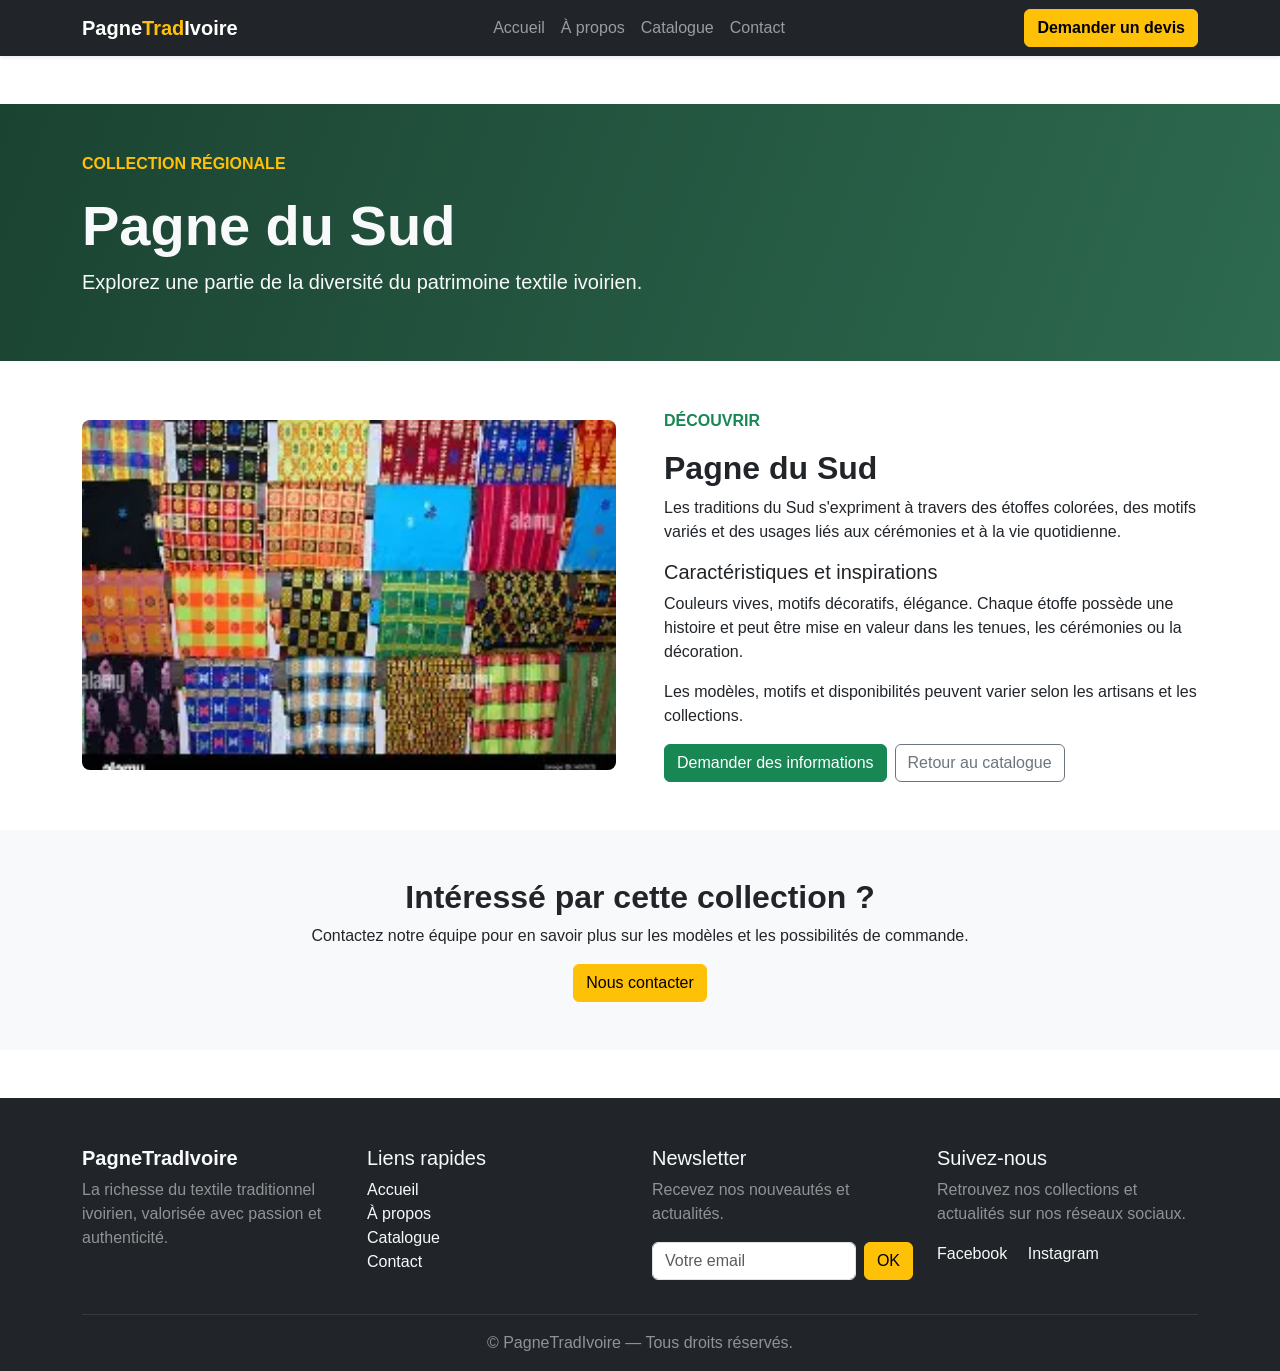
<file: detail-sud.html>
<!doctype html>
<html lang="fr">
<head>
  <meta charset="utf-8">
  <meta name="viewport" content="width=device-width, initial-scale=1">
  <meta name="description" content="PagneTradIvoire, valorisation et catalogue de pagnes traditionnels ivoiriens.">
  <title>Pagne du Sud | PagneTradIvoire</title>
  <link href="https://cdn.jsdelivr.net/npm/bootstrap@5.3.8/dist/css/bootstrap.min.css" rel="stylesheet">
  <link rel="stylesheet" href="css/style.css">
</head>
<body>

<header>
  <nav class="navbar navbar-expand-lg navbar-dark bg-dark fixed-top shadow-sm">
    <div class="container">
      <a class="navbar-brand fw-bold" href="index.html">Pagne<span class="text-warning">Trad</span>Ivoire</a>
      <button class="navbar-toggler" type="button" data-bs-toggle="collapse" data-bs-target="#mainNavbar"
        aria-controls="mainNavbar" aria-expanded="false" aria-label="Ouvrir le menu">
        <span class="navbar-toggler-icon"></span>
      </button>
      <div class="collapse navbar-collapse" id="mainNavbar">
        <ul class="navbar-nav mx-auto mb-2 mb-lg-0">
          <li class="nav-item"><a class="nav-link" href="index.html">Accueil</a></li>
          <li class="nav-item"><a class="nav-link" href="a-propos.html">À propos</a></li>
          <li class="nav-item"><a class="nav-link" href="services.html">Catalogue</a></li>
          <li class="nav-item"><a class="nav-link" href="contact.html">Contact</a></li>
        </ul>
        <button class="btn btn-warning fw-semibold" data-bs-toggle="modal" data-bs-target="#devisModal">Demander un devis</button>
      </div>
    </div>
  </nav>
</header>
<div class="modal fade" id="devisModal" tabindex="-1" aria-labelledby="devisModalLabel" aria-hidden="true">
  <div class="modal-dialog modal-dialog-centered">
    <div class="modal-content">
      <div class="modal-header">
        <h5 class="modal-title" id="devisModalLabel">Demander un devis</h5>
        <button type="button" class="btn-close" data-bs-dismiss="modal" aria-label="Fermer"></button>
      </div>
      <div class="modal-body">
        <p>Vous avez un projet ou souhaitez commander des pagnes en quantité ? Contactez notre équipe.</p>
        <a class="btn btn-success w-100" href="contact.html">Accéder au formulaire de contact</a>
      </div>
    </div>
  </div>
</div>
<main class="pt-5">
<section class="page-banner text-light"><div class="container py-5"><p class="text-warning fw-semibold">COLLECTION RÉGIONALE</p><h1 class="display-4 fw-bold">Pagne du Sud</h1><p class="lead col-lg-8">Explorez une partie de la diversité du patrimoine textile ivoirien.</p></div></section>
<section class="container py-5"><div class="row g-5 align-items-center"><div class="col-lg-6"><div class="pattern-img pattern-sud detail-art rounded-3"></div></div><div class="col-lg-6"><p class="text-success fw-semibold">DÉCOUVRIR</p><h2 class="fw-bold">Pagne du Sud</h2><p>Les traditions du Sud s'expriment à travers des étoffes colorées, des motifs variés et des usages liés aux cérémonies et à la vie quotidienne.</p><h5>Caractéristiques et inspirations</h5><p>Couleurs vives, motifs décoratifs, élégance. Chaque étoffe possède une histoire et peut être mise en valeur dans les tenues, les cérémonies ou la décoration.</p><p>Les modèles, motifs et disponibilités peuvent varier selon les artisans et les collections.</p><a href="contact.html" class="btn btn-success me-2">Demander des informations</a><a href="services.html" class="btn btn-outline-secondary">Retour au catalogue</a></div></div></section>
<section class="bg-light py-5"><div class="container text-center"><h2 class="fw-bold">Intéressé par cette collection ?</h2><p>Contactez notre équipe pour en savoir plus sur les modèles et les possibilités de commande.</p><a href="contact.html" class="btn btn-warning">Nous contacter</a></div></section>
</main>
<footer class="bg-dark text-light pt-5 pb-3 mt-5">
  <div class="container">
    <div class="row g-4">
      <section class="col-md-6 col-lg-3">
        <h5 class="fw-bold">PagneTradIvoire</h5>
        <p class="text-white-50">La richesse du textile traditionnel ivoirien, valorisée avec passion et authenticité.</p>
      </section>
      <section class="col-md-6 col-lg-3">
        <h5>Liens rapides</h5>
        <ul class="list-unstyled">
          <li><a class="link-light" href="index.html">Accueil</a></li>
          <li><a class="link-light" href="a-propos.html">À propos</a></li>
          <li><a class="link-light" href="services.html">Catalogue</a></li>
          <li><a class="link-light" href="contact.html">Contact</a></li>
        </ul>
      </section>
      <section class="col-md-6 col-lg-3">
        <h5>Newsletter</h5>
        <p class="text-white-50">Recevez nos nouveautés et actualités.</p>
        <form class="d-flex" onsubmit="event.preventDefault(); alert('Merci pour votre inscription !');">
          <input class="form-control me-2" type="email" placeholder="Votre email" aria-label="Votre email" required>
          <button class="btn btn-warning" type="submit">OK</button>
        </form>
      </section>
      <section class="col-md-6 col-lg-3">
        <h5>Suivez-nous</h5>
        <p class="text-white-50">Retrouvez nos collections et actualités sur nos réseaux sociaux.</p>
        <a class="link-light me-3" href="#" aria-label="Facebook">Facebook</a>
        <a class="link-light" href="#" aria-label="Instagram">Instagram</a>
      </section>
    </div>
    <hr class="border-secondary mt-4">
    <p class="text-center text-white-50 mb-0">&copy; <span class="current-year"></span> PagneTradIvoire — Tous droits réservés.</p>
  </div>
</footer>
<script src="https://cdn.jsdelivr.net/npm/bootstrap@5.3.8/dist/js/bootstrap.bundle.min.js"></script>
<script src="js/main.js"></script>
</body>
</html>
</file>
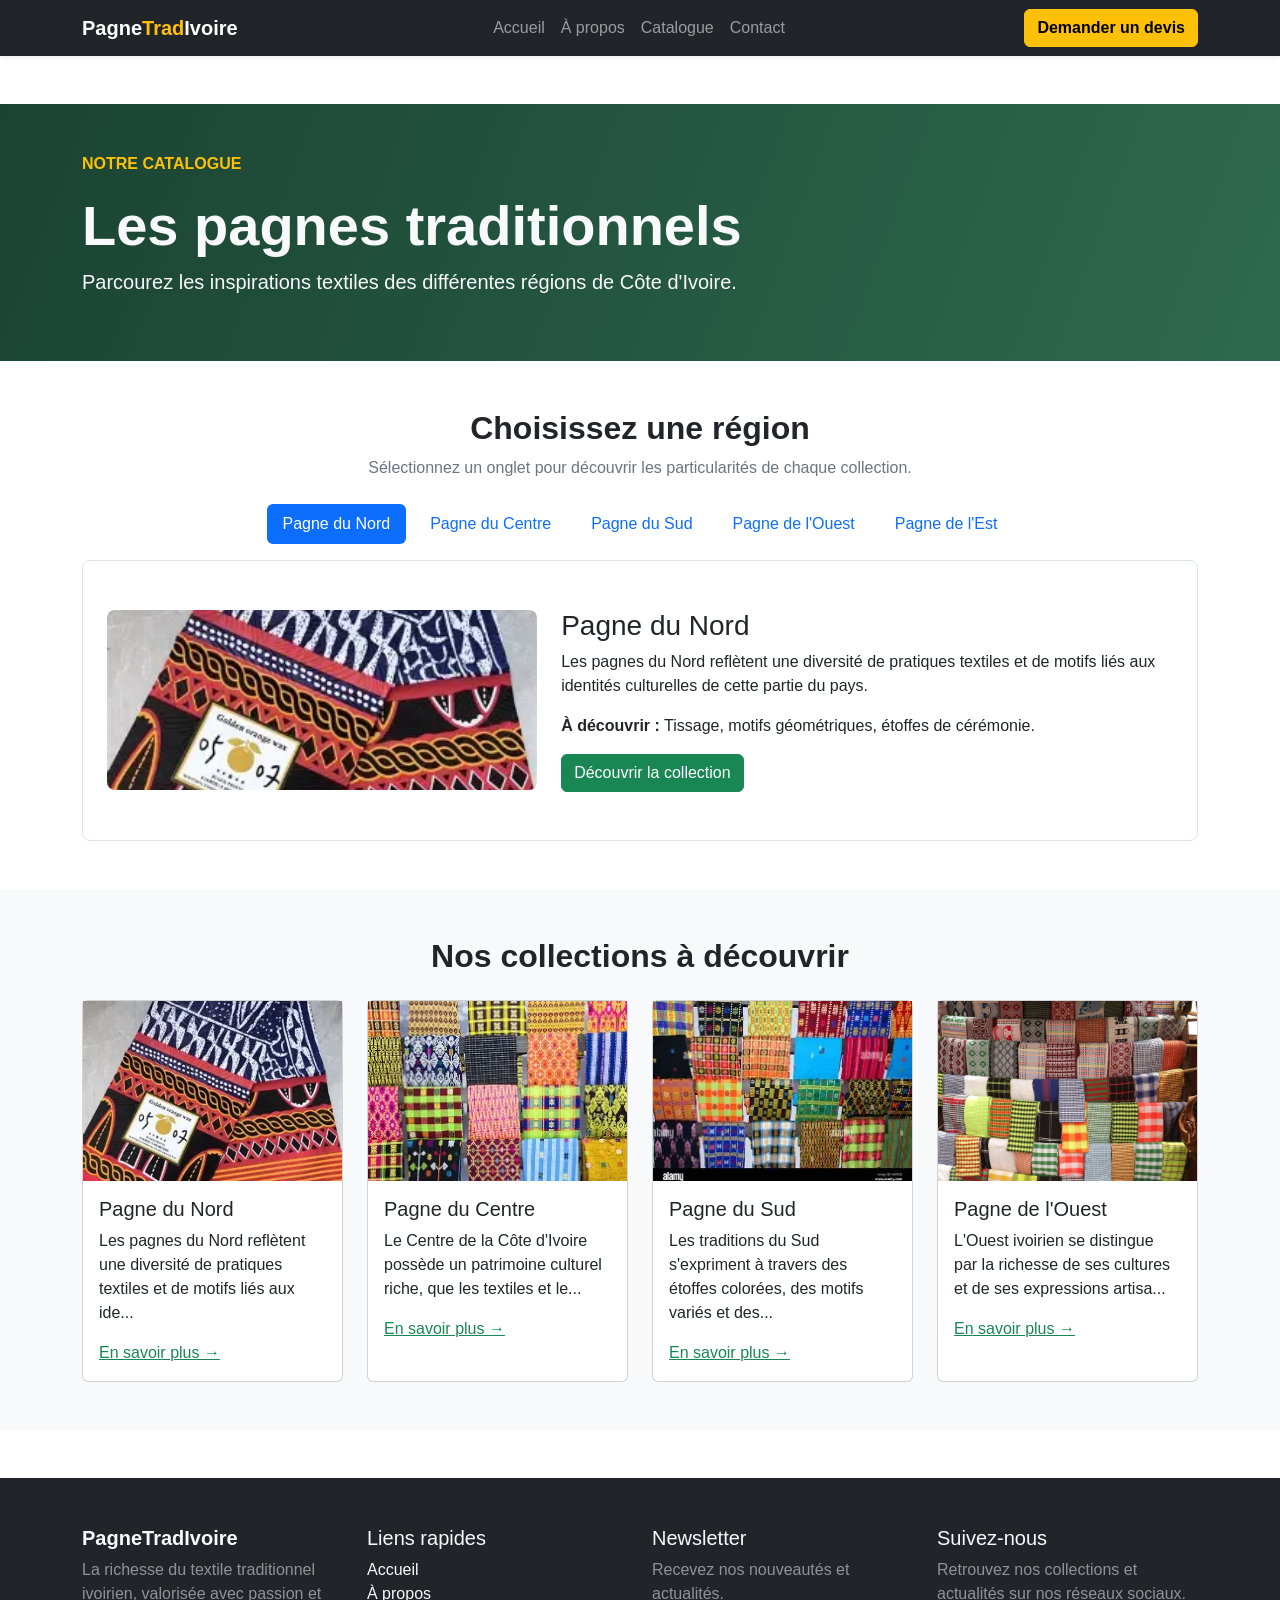
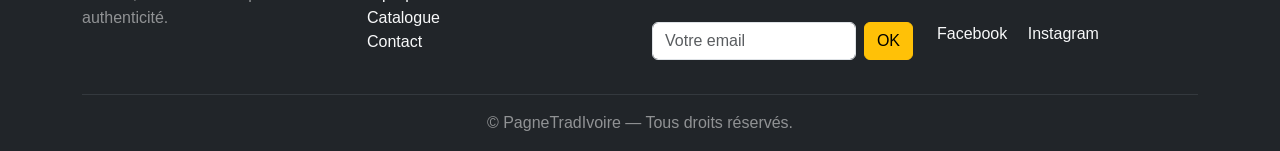
<file: services.html>
<!doctype html>
<html lang="fr">
<head>
  <meta charset="utf-8">
  <meta name="viewport" content="width=device-width, initial-scale=1">
  <meta name="description" content="PagneTradIvoire, valorisation et catalogue de pagnes traditionnels ivoiriens.">
  <title>Catalogue | PagneTradIvoire</title>
  <link href="https://cdn.jsdelivr.net/npm/bootstrap@5.3.8/dist/css/bootstrap.min.css" rel="stylesheet">
  <link rel="stylesheet" href="css/style.css">
</head>
<body>

<header>
  <nav class="navbar navbar-expand-lg navbar-dark bg-dark fixed-top shadow-sm">
    <div class="container">
      <a class="navbar-brand fw-bold" href="index.html">Pagne<span class="text-warning">Trad</span>Ivoire</a>
      <button class="navbar-toggler" type="button" data-bs-toggle="collapse" data-bs-target="#mainNavbar"
        aria-controls="mainNavbar" aria-expanded="false" aria-label="Ouvrir le menu">
        <span class="navbar-toggler-icon"></span>
      </button>
      <div class="collapse navbar-collapse" id="mainNavbar">
        <ul class="navbar-nav mx-auto mb-2 mb-lg-0">
          <li class="nav-item"><a class="nav-link" href="index.html">Accueil</a></li>
          <li class="nav-item"><a class="nav-link" href="a-propos.html">À propos</a></li>
          <li class="nav-item"><a class="nav-link" href="services.html">Catalogue</a></li>
          <li class="nav-item"><a class="nav-link" href="contact.html">Contact</a></li>
        </ul>
        <button class="btn btn-warning fw-semibold" data-bs-toggle="modal" data-bs-target="#devisModal">Demander un devis</button>
      </div>
    </div>
  </nav>
</header>
<div class="modal fade" id="devisModal" tabindex="-1" aria-labelledby="devisModalLabel" aria-hidden="true">
  <div class="modal-dialog modal-dialog-centered">
    <div class="modal-content">
      <div class="modal-header">
        <h5 class="modal-title" id="devisModalLabel">Demander un devis</h5>
        <button type="button" class="btn-close" data-bs-dismiss="modal" aria-label="Fermer"></button>
      </div>
      <div class="modal-body">
        <p>Vous avez un projet ou souhaitez commander des pagnes en quantité ? Contactez notre équipe.</p>
        <a class="btn btn-success w-100" href="contact.html">Accéder au formulaire de contact</a>
      </div>
    </div>
  </div>
</div>
<main class="pt-5">
<section class="page-banner text-light"><div class="container py-5"><p class="text-warning fw-semibold">NOTRE CATALOGUE</p><h1 class="display-4 fw-bold">Les pagnes traditionnels</h1><p class="lead col-lg-8">Parcourez les inspirations textiles des différentes régions de Côte d'Ivoire.</p></div></section>
<section class="container py-5">
 <div class="text-center mb-4"><h2 class="fw-bold">Choisissez une région</h2><p class="text-secondary">Sélectionnez un onglet pour découvrir les particularités de chaque collection.</p></div>
 <ul class="nav nav-pills justify-content-center flex-wrap gap-2" id="regionTabs" role="tablist"><li class="nav-item" role="presentation"><button class="nav-link active" id="nord-tab" data-bs-toggle="tab" data-bs-target="#nord-pane" type="button" role="tab" aria-controls="nord-pane" aria-selected="true">Pagne du Nord</button></li><li class="nav-item" role="presentation"><button class="nav-link " id="centre-tab" data-bs-toggle="tab" data-bs-target="#centre-pane" type="button" role="tab" aria-controls="centre-pane" aria-selected="false">Pagne du Centre</button></li><li class="nav-item" role="presentation"><button class="nav-link " id="sud-tab" data-bs-toggle="tab" data-bs-target="#sud-pane" type="button" role="tab" aria-controls="sud-pane" aria-selected="false">Pagne du Sud</button></li><li class="nav-item" role="presentation"><button class="nav-link " id="ouest-tab" data-bs-toggle="tab" data-bs-target="#ouest-pane" type="button" role="tab" aria-controls="ouest-pane" aria-selected="false">Pagne de l'Ouest</button></li><li class="nav-item" role="presentation"><button class="nav-link " id="est-tab" data-bs-toggle="tab" data-bs-target="#est-pane" type="button" role="tab" aria-controls="est-pane" aria-selected="false">Pagne de l'Est</button></li></ul>
 <div class="tab-content border rounded-3 p-3 p-md-4 mt-3" id="regionTabsContent"><div class="tab-pane fade show active" id="nord-pane" role="tabpanel" aria-labelledby="nord-tab" tabindex="0">
      <div class="row g-4 align-items-center py-4"><div class="col-md-5"><div class="pattern-img pattern-north rounded-3"></div></div><div class="col-md-7"><h3>Pagne du Nord</h3><p>Les pagnes du Nord reflètent une diversité de pratiques textiles et de motifs liés aux identités culturelles de cette partie du pays.</p><p><strong>À découvrir :</strong> Tissage, motifs géométriques, étoffes de cérémonie.</p><a href="detail-nord.html" class="btn btn-success">Découvrir la collection</a></div></div>
    </div><div class="tab-pane fade " id="centre-pane" role="tabpanel" aria-labelledby="centre-tab" tabindex="0">
      <div class="row g-4 align-items-center py-4"><div class="col-md-5"><div class="pattern-img pattern-centre rounded-3"></div></div><div class="col-md-7"><h3>Pagne du Centre</h3><p>Le Centre de la Côte d'Ivoire possède un patrimoine culturel riche, que les textiles et leurs motifs contribuent à raconter.</p><p><strong>À découvrir :</strong> Motifs symboliques, couleurs contrastées, traditions.</p><a href="detail-centre.html" class="btn btn-success">Découvrir la collection</a></div></div>
    </div><div class="tab-pane fade " id="sud-pane" role="tabpanel" aria-labelledby="sud-tab" tabindex="0">
      <div class="row g-4 align-items-center py-4"><div class="col-md-5"><div class="pattern-img pattern-sud rounded-3"></div></div><div class="col-md-7"><h3>Pagne du Sud</h3><p>Les traditions du Sud s'expriment à travers des étoffes colorées, des motifs variés et des usages liés aux cérémonies et à la vie quotidienne.</p><p><strong>À découvrir :</strong> Couleurs vives, motifs décoratifs, élégance.</p><a href="detail-sud.html" class="btn btn-success">Découvrir la collection</a></div></div>
    </div><div class="tab-pane fade " id="ouest-pane" role="tabpanel" aria-labelledby="ouest-tab" tabindex="0">
      <div class="row g-4 align-items-center py-4"><div class="col-md-5"><div class="pattern-img pattern-ouest rounded-3"></div></div><div class="col-md-7"><h3>Pagne de l'Ouest</h3><p>L'Ouest ivoirien se distingue par la richesse de ses cultures et de ses expressions artisanales, notamment textiles.</p><p><strong>À découvrir :</strong> Tissages, motifs identitaires, savoir-faire.</p><a href="detail-ouest.html" class="btn btn-success">Découvrir la collection</a></div></div>
    </div><div class="tab-pane fade " id="est-pane" role="tabpanel" aria-labelledby="est-tab" tabindex="0">
      <div class="row g-4 align-items-center py-4"><div class="col-md-5"><div class="pattern-img pattern-est rounded-3"></div></div><div class="col-md-7"><h3>Pagne de l'Est</h3><p>Les pratiques et créations textiles de l'Est participent à la diversité du patrimoine culturel ivoirien.</p><p><strong>À découvrir :</strong> Motifs traditionnels, couleurs naturelles, héritage.</p><a href="detail-centre.html" class="btn btn-success">Découvrir la collection</a></div></div>
    </div></div>
</section>
<section class="bg-light py-5"><div class="container"><h2 class="text-center fw-bold mb-4">Nos collections à découvrir</h2><div class="row g-4">
<div class="col-sm-6 col-lg-3"><article class="card h-100"><div class="pattern-img pattern-north
  "></div><div class="card-body"><h5>Pagne du Nord</h5><p>Les pagnes du Nord reflètent une diversité de pratiques textiles et de motifs liés aux ide...</p><a href="detail-nord.html" class="link-success">En savoir plus →</a></div></article></div><div class="col-sm-6 col-lg-3"><article class="card h-100"><div class="pattern-img pattern-centre"></div><div class="card-body"><h5>Pagne du Centre</h5><p>Le Centre de la Côte d'Ivoire possède un patrimoine culturel riche, que les textiles et le...</p><a href="detail-centre.html" class="link-success">En savoir plus →</a></div></article></div><div class="col-sm-6 col-lg-3"><article class="card h-100"><div class="pattern-img pattern-sud"></div><div class="card-body"><h5>Pagne du Sud</h5><p>Les traditions du Sud s'expriment à travers des étoffes colorées, des motifs variés et des...</p><a href="detail-sud.html" class="link-success">En savoir plus →</a></div></article></div><div class="col-sm-6 col-lg-3"><article class="card h-100"><div class="pattern-img pattern-ouest"></div><div class="card-body"><h5>Pagne de l'Ouest</h5><p>L'Ouest ivoirien se distingue par la richesse de ses cultures et de ses expressions artisa...</p><a href="detail-ouest.html" class="link-success">En savoir plus →</a></div></article></div></div></div></section></main>
<footer class="bg-dark text-light pt-5 pb-3 mt-5">
  <div class="container">
    <div class="row g-4">
      <section class="col-md-6 col-lg-3">
        <h5 class="fw-bold">PagneTradIvoire</h5>
        <p class="text-white-50">La richesse du textile traditionnel ivoirien, valorisée avec passion et authenticité.</p>
      </section>
      <section class="col-md-6 col-lg-3">
        <h5>Liens rapides</h5>
        <ul class="list-unstyled">
          <li><a class="link-light" href="index.html">Accueil</a></li>
          <li><a class="link-light" href="a-propos.html">À propos</a></li>
          <li><a class="link-light" href="services.html">Catalogue</a></li>
          <li><a class="link-light" href="contact.html">Contact</a></li>
        </ul>
      </section>
      <section class="col-md-6 col-lg-3">
        <h5>Newsletter</h5>
        <p class="text-white-50">Recevez nos nouveautés et actualités.</p>
        <form class="d-flex" onsubmit="event.preventDefault(); alert('Merci pour votre inscription !');">
          <input class="form-control me-2" type="email" placeholder="Votre email" aria-label="Votre email" required>
          <button class="btn btn-warning" type="submit">OK</button>
        </form>
      </section>
      <section class="col-md-6 col-lg-3">
        <h5>Suivez-nous</h5>
        <p class="text-white-50">Retrouvez nos collections et actualités sur nos réseaux sociaux.</p>
        <a class="link-light me-3" href="#" aria-label="Facebook">Facebook</a>
        <a class="link-light" href="#" aria-label="Instagram">Instagram</a>
      </section>
    </div>
    <hr class="border-secondary mt-4">
    <p class="text-center text-white-50 mb-0">&copy; <span class="current-year"></span> PagneTradIvoire — Tous droits réservés.</p>
  </div>
</footer>
<script src="https://cdn.jsdelivr.net/npm/bootstrap@5.3.8/dist/js/bootstrap.bundle.min.js"></script>
<script src="js/main.js"></script>
</body>
</html>
</file>
<file: css/style.css>
/* PagneTradIvoire — feuille de style de départ.
   Personnalisez librement cette feuille selon votre identité visuelle. */
:root {
  --primary-green: #2d6a4f;
  --dark-green: #1b4332;
  --accent-gold: #e9c46a;
  --light-bg: #f8f9fa;
}
body { padding-top: 56px; font-family: Arial, sans-serif; }
.hero-section {
  min-height: 78vh;
  background: linear-gradient(90deg, rgba(0,0,0,.78), rgba(0,0,0,.25)),
              repeating-linear-gradient(45deg, #315c48 0 18px, #b88b3b 18px 36px, #713d3d 36px 54px);
  background-size: cover;
}
.page-banner {
  background: linear-gradient(110deg, #1b4332, #2d6a4f);
}
.stat-card { background: #f8f9fa; border-radius: 12px; }
.carousel-art { min-height: 360px; display: flex; align-items: end; justify-content: center; }
.art-one { background-image: url('/assets/img/OIP\ \(16\).webp'); }
.art-two {background-image: url('/assets/img/OIP\ \(18\).webp') }
.art-three { background-image: url('/assets/img/OIP\ \(19\).webp') }
.art-four { background-image: url('/assets/img/OIP\ \(15\).webp') }
.art-five { background-image: url('/assets/img/télécharger\ \(1\).webp'); }
.carousel-caption { background: rgba(0,0,0,.55); border-radius: 10px; padding: 1rem; bottom: 2rem; }
.pattern-img { min-height: 180px; }
.pattern-north { background-image: url('/assets/img/pagne_tradi\ du\ nord.webp'); }
.pattern-centre { background-image: url('/assets/img/\/OIP\ \(9\).webp') }
.pattern-sud { background-image: url(/assets/img/OIP\ \(8\).webp); }
.pattern-ouest { background-image: url('/assets/img/0337040aad80e991af68e2a6cb576772.jpg'); }
.pattern-est { background-image: url('/assets/img/OIP\ \(14\).webp') }
.about-art { min-height: 340px; background-image: url('/assets/img/Capture\ d\'écran\ 2026-11-14\ 085101.png'); }
.detail-art { min-height: 350px; }
.card { transition: transform .25s ease, box-shadow .25s ease; }
.card:hover { transform: translateY(-4px); box-shadow: 0 1rem 2rem rgba(0,0,0,.12); }
footer a { text-decoration: none; }
footer a:hover { text-decoration: underline; }


.art-one, .art-two, .art-three, .art-four, .art-five, .pattern-centre, .pattern-sud, .pattern-ouest, .pattern-north, .pattern-est, .about-art {
  background-size: cover;  
  background-position: center;
  background-repeat: no-repeat;
  opacity: 100%;
}

@media (max-width: 576px) {
  .carousel-art { min-height: 260px; }
  .hero-section { min-height: 70vh; }
}
</file>
